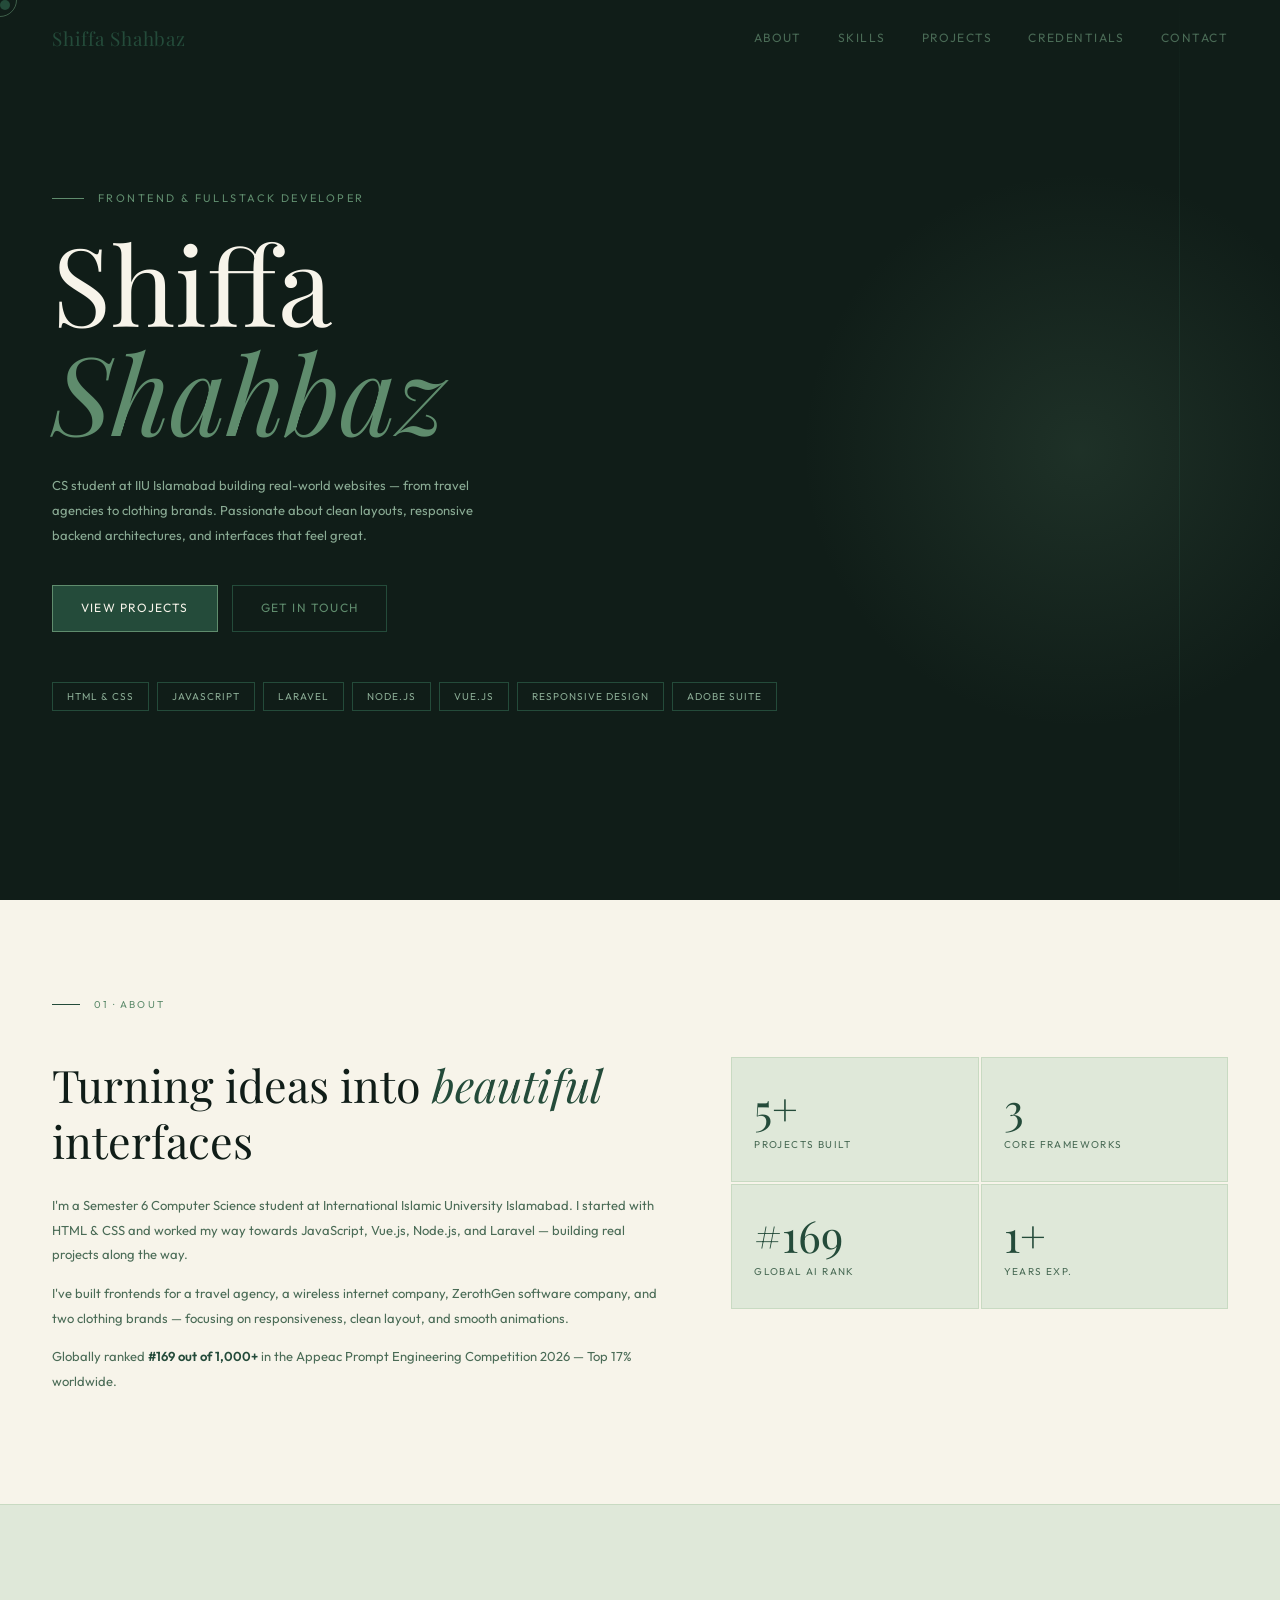
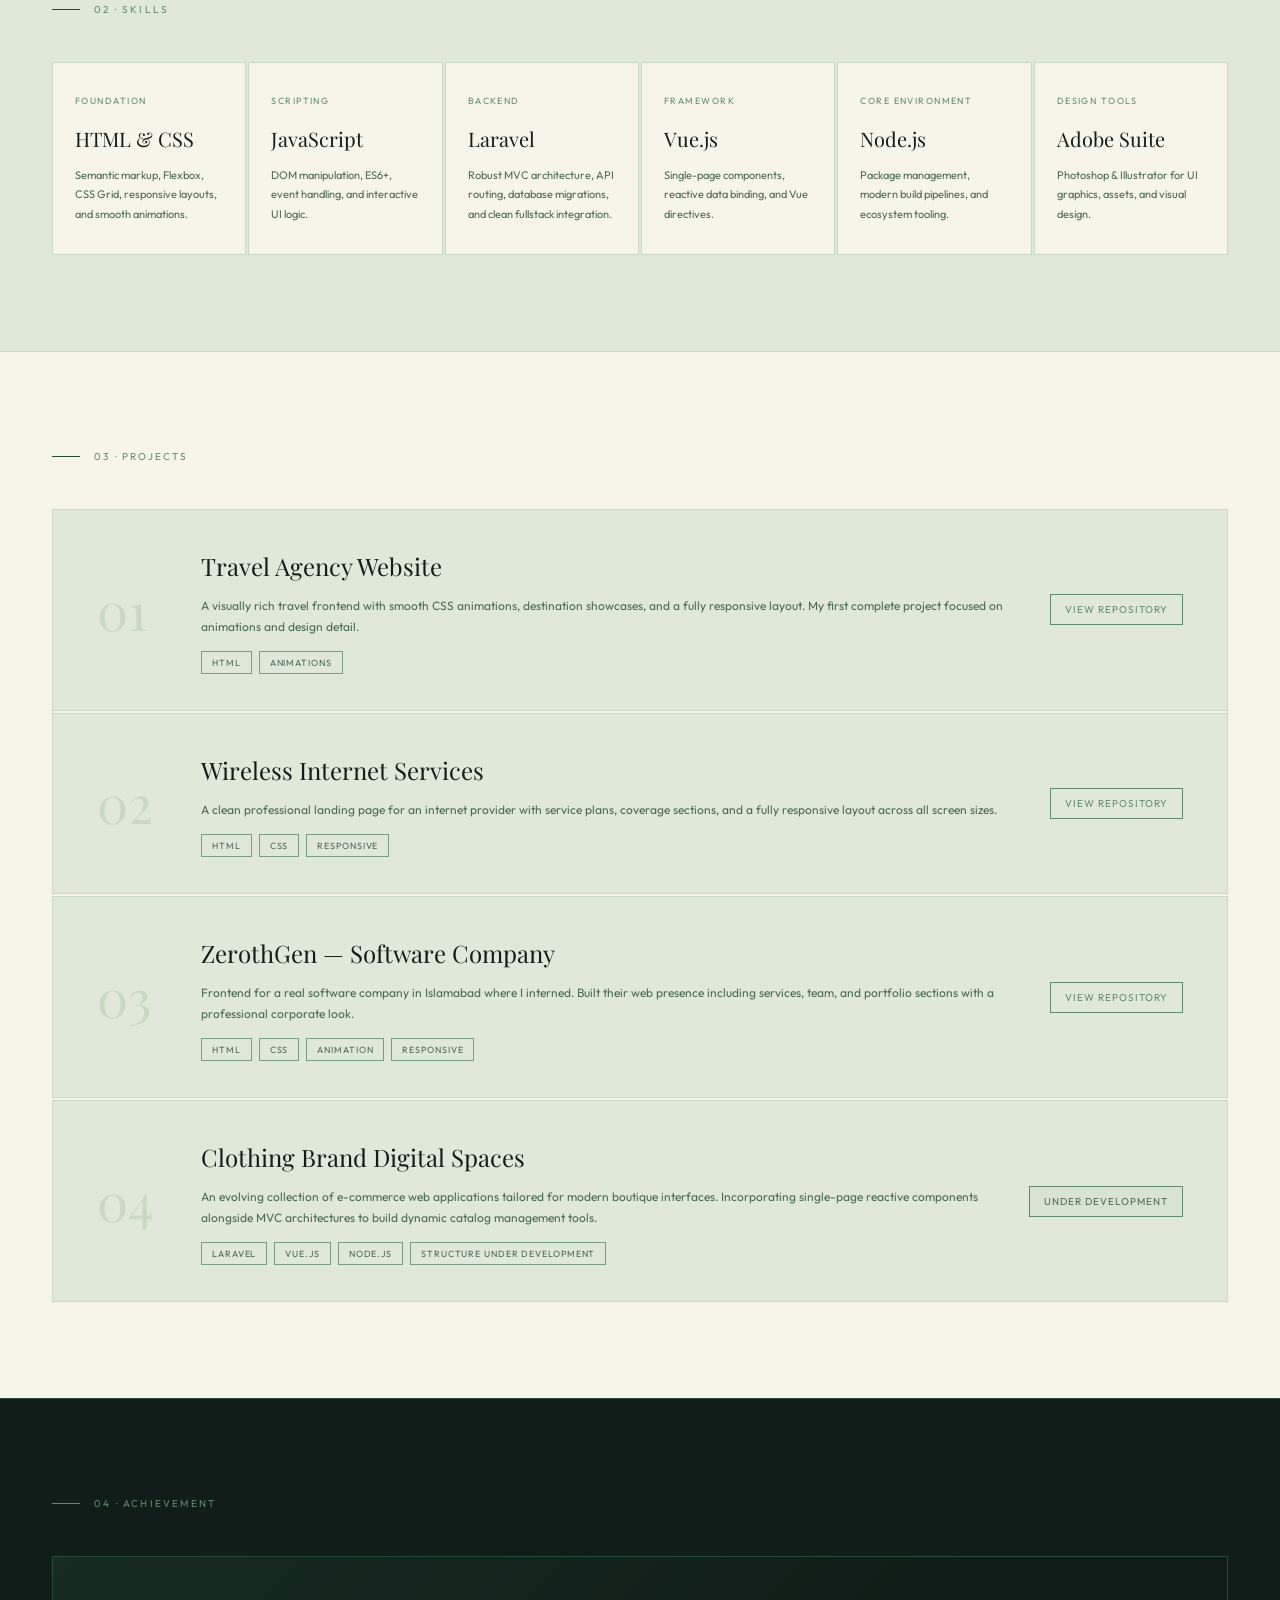
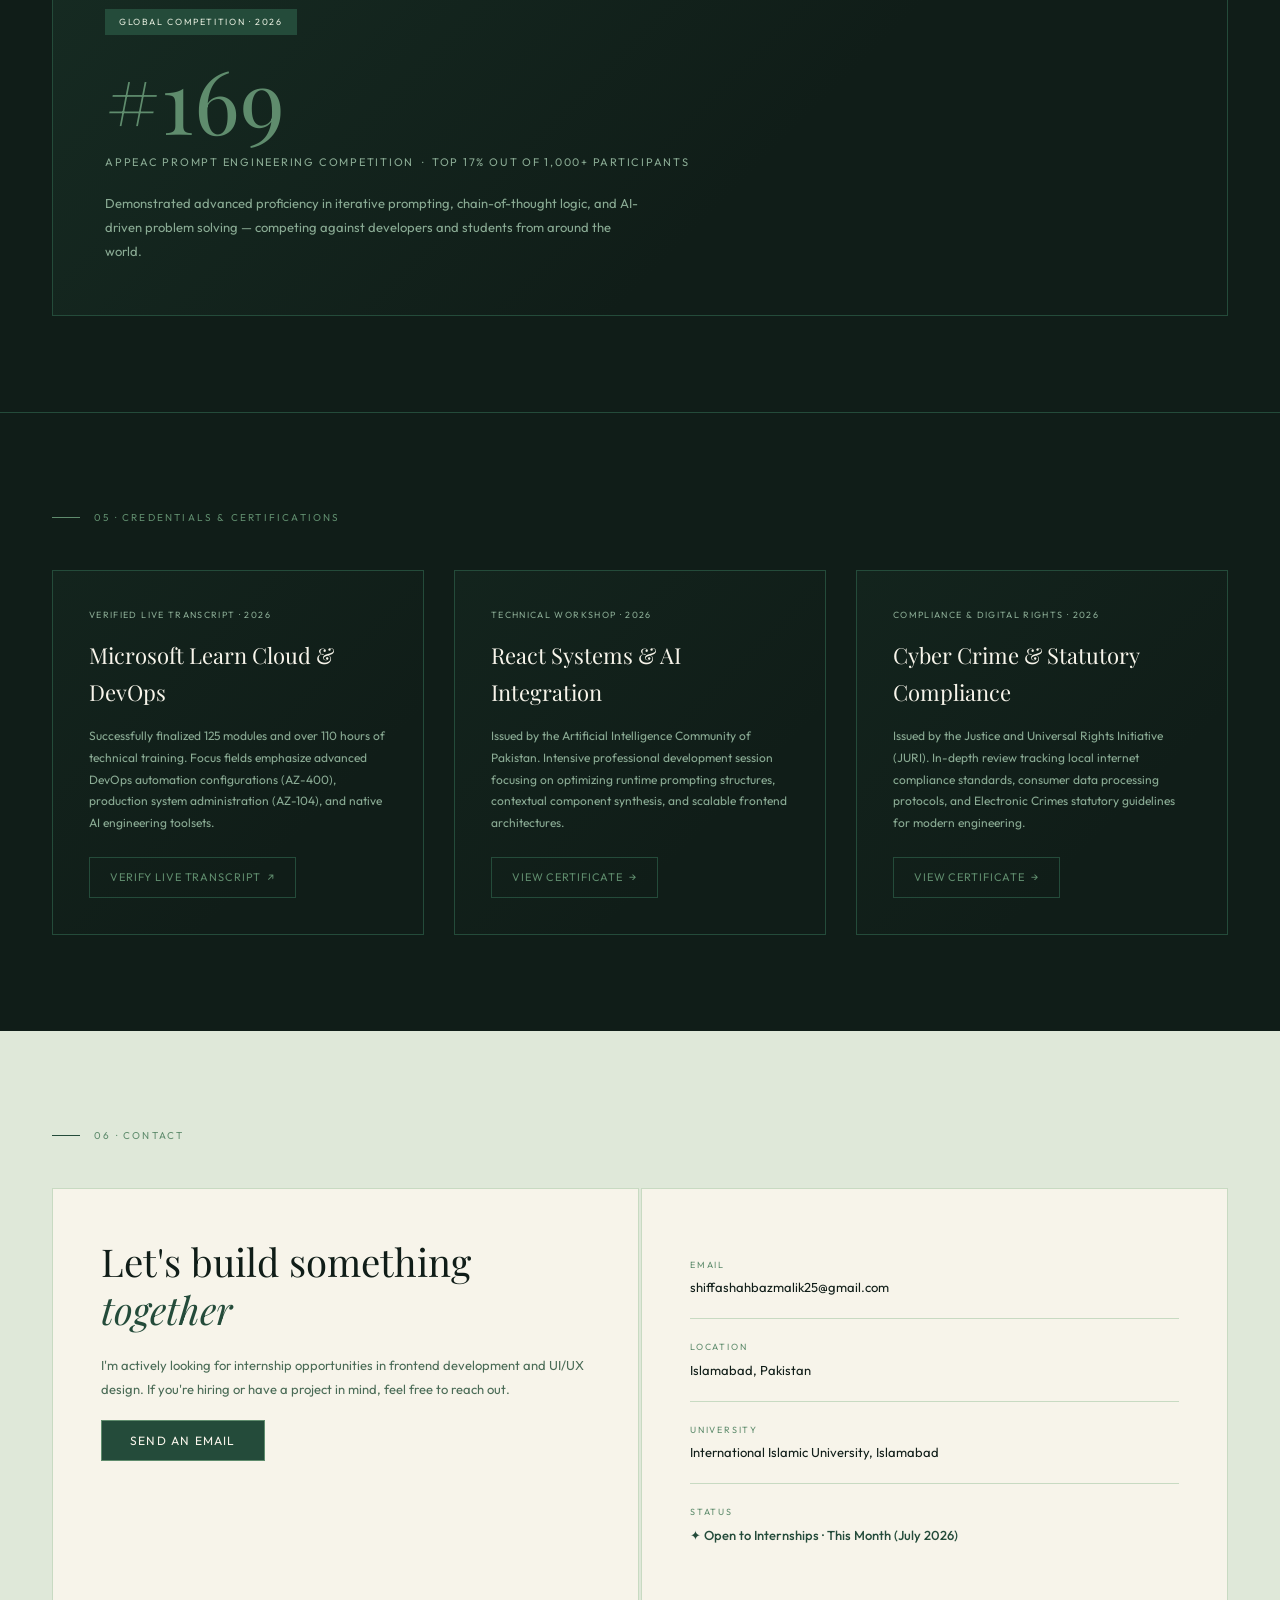
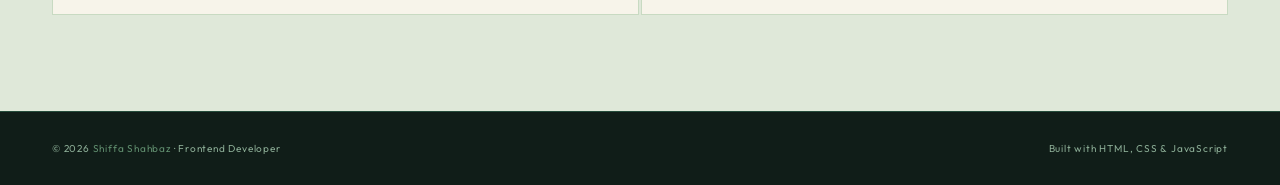
<file: index.html>
<!DOCTYPE html>
<html lang="en">
<head>
<meta charset="UTF-8"/>
<meta name="viewport" content="width=device-width, initial-scale=1.0"/>
<title>Shiffa Shahbaz — Frontend & Fullstack Developer</title>
<link href="https://fonts.googleapis.com/css2?family=Playfair+Display:ital,wght@0,400;0,500;0,700;1,400;1,500&family=Outfit:wght=300;400;500&display=swap" rel="stylesheet"/>
<style>
  :root {
    --bg:       #F7F4EA;
    --surface:  #DFE8D9;
    --surface2: #c8dac2;
    --dark:     #101D18;
    --forest:   #244B3A;
    --sage:     #5F8C6D;
    --light:    #DFE8D9;
    --cream:    #F7F4EA;
    --text:     #101D18;
    --muted:    #4a6b56;
    --border:   #c8dac2;
    --border2:  #5F8C6D;
  }
  *, *::before, *::after { box-sizing: border-box; margin: 0; padding: 0; }
  html { scroll-behavior: smooth; }
  body {
    background: var(--bg); color: var(--text);
    font-family: 'Outfit', sans-serif; font-size: 14px;
    line-height: 1.7; overflow-x: hidden; cursor: none;
  }

  /* Cursor */
  .cursor {
    width: 10px; height: 10px; background: var(--forest);
    border-radius: 50%; position: fixed; top: 0; left: 0;
    pointer-events: none; z-index: 9999;
  }
  .cursor-ring {
    width: 34px; height: 34px; border: 1.5px solid var(--sage);
    border-radius: 50%; position: fixed; top: 0; left: 0;
    pointer-events: none; z-index: 9998; opacity: 0.6;
    transition: width 0.2s, height 0.2s, opacity 0.2s;
  }

  /* NAV */
  nav {
    position: fixed; top: 0; left: 0; right: 0; z-index: 100;
    display: flex; justify-content: space-between; align-items: center;
    padding: 22px 52px;
    transition: background 0.3s, border-color 0.3s;
    border-bottom: 1px solid transparent;
  }
  nav.scrolled {
    background: rgba(247,244,234,0.95);
    backdrop-filter: blur(14px); border-color: var(--border);
  }
  .nav-logo {
    font-family: 'Playfair Display', serif;
    font-size: 19px; color: var(--forest); letter-spacing: 0.04em;
  }
  .nav-links { display: flex; gap: 36px; }
  .nav-links a {
    color: var(--muted); text-decoration: none;
    font-size: 12px; letter-spacing: 0.12em;
    text-transform: uppercase; transition: color 0.2s;
  }
  .nav-links a:hover { color: var(--forest); }

  /* HERO */
  .hero {
    min-height: 100vh; display: flex; flex-direction: column;
    justify-content: center; padding: 0 52px;
    position: relative; overflow: hidden;
    background: var(--dark);
  }
  .hero-glow {
    position: absolute; width: 560px; height: 560px; border-radius: 50%;
    background: radial-gradient(circle, rgba(95,140,109,0.18) 0%, transparent 70%);
    right: -80px; top: 50%; transform: translateY(-50%);
    pointer-events: none;
  }
  .hero-line {
    position: absolute; right: 100px; top: 0; bottom: 0;
    width: 1px; background: linear-gradient(to bottom, transparent, #244B3A 30%, #244B3A 70%, transparent);
    opacity: 0.4;
  }
  .hero-eyebrow {
    font-size: 11px; letter-spacing: 0.22em; text-transform: uppercase;
    color: var(--sage); margin-bottom: 20px;
    opacity: 0; animation: fadeUp 0.7s 0.2s forwards;
    display: flex; align-items: center; gap: 14px;
  }
  .hero-eyebrow::before { content: ''; width: 32px; height: 1px; background: var(--sage); }
  .hero h1 {
    font-family: 'Playfair Display', serif;
    font-size: clamp(52px, 8.5vw, 112px);
    font-weight: 400; line-height: 1.0;
    color: var(--cream);
    opacity: 0; animation: fadeUp 0.7s 0.35s forwards;
  }
  .hero h1 em { font-style: italic; color: var(--sage); display: block; }
  .hero-desc {
    margin-top: 28px; font-size: 13px; color: #8aab94;
    max-width: 460px; line-height: 1.9;
    opacity: 0; animation: fadeUp 0.7s 0.55s forwards;
  }
  .hero-cta {
    margin-top: 38px; display: flex; gap: 14px; flex-wrap: wrap;
    opacity: 0; animation: fadeUp 0.7s 0.7s forwards;
  }
  .btn-primary {
    background: var(--forest); border: 1px solid var(--sage);
    color: var(--cream); padding: 12px 28px;
    font-family: 'Outfit', sans-serif; font-size: 12px;
    letter-spacing: 0.1em; text-transform: uppercase;
    cursor: none; text-decoration: none; transition: background 0.2s;
  }
  .btn-primary:hover { background: var(--sage); }
  .btn-outline {
    background: transparent; border: 1px solid #244B3A;
    color: var(--sage); padding: 12px 28px;
    font-family: 'Outfit', sans-serif; font-size: 12px;
    letter-spacing: 0.1em; text-transform: uppercase;
    cursor: none; text-decoration: none;
    transition: border-color 0.2s, color 0.2s;
  }
  .btn-outline:hover { border-color: var(--sage); color: var(--cream); }
  .hero-tags {
    margin-top: 50px; display: flex; flex-wrap: wrap; gap: 8px;
    opacity: 0; animation: fadeUp 0.7s 0.85s forwards;
  }
  .tag {
    font-size: 10px; letter-spacing: 0.1em; text-transform: uppercase;
    color: #8aab94; border: 1px solid #244B3A;
    padding: 5px 14px; transition: border-color 0.2s, color 0.2s;
  }
  .tag:hover { border-color: var(--sage); color: var(--cream); }

  /* SECTIONS */
  section { padding: 96px 52px; }
  .section-label {
    font-size: 10px; letter-spacing: 0.22em; text-transform: uppercase;
    color: var(--sage); margin-bottom: 14px;
    display: flex; align-items: center; gap: 14px;
  }
  .section-label::before { content: ''; width: 28px; height: 1px; background: var(--forest); }

  /* ABOUT */
  #about { background: var(--cream); }
  .about-grid {
    display: grid; grid-template-columns: 1.1fr 0.9fr;
    gap: 72px; align-items: start; margin-top: 44px;
  }
  .about-text h2 {
    font-family: 'Playfair Display', serif;
    font-size: clamp(30px, 3.5vw, 46px); font-weight: 400;
    line-height: 1.25; margin-bottom: 24px; color: var(--dark);
  }
  .about-text h2 em { font-style: italic; color: var(--forest); }
  .about-text p { color: var(--muted); font-size: 13px; line-height: 1.9; margin-bottom: 14px; }
  .about-text strong { color: var(--forest); font-weight: 600; }
  .stats-grid { display: grid; grid-template-columns: 1fr 1fr; gap: 2px; }
  .stat {
    background: var(--light); border: 1px solid var(--border);
    padding: 28px 22px; transition: border-color 0.2s, background 0.2s;
  }
  .stat:hover { border-color: var(--sage); background: var(--surface2); }
  .stat-num {
    font-family: 'Playfair Display', serif;
    font-size: 44px; color: var(--forest); line-height: 1; margin-bottom: 6px;
  }
  .stat-lbl { font-size: 10px; letter-spacing: 0.14em; text-transform: uppercase; color: var(--muted); }

  /* SKILLS */
  #skills { background: var(--light); border-top: 1px solid var(--border); border-bottom: 1px solid var(--border); }
  .skills-grid {
    display: grid; grid-template-columns: repeat(auto-fit, minmax(190px, 1fr));
    gap: 2px; margin-top: 44px;
  }
  .skill-card {
    background: var(--cream); border: 1px solid var(--border);
    padding: 30px 22px; position: relative; overflow: hidden;
    transition: border-color 0.25s, background 0.2s;
  }
  .skill-card::after {
    content: ''; position: absolute; bottom: 0; left: 0; right: 0;
    height: 2px; background: var(--forest);
    transform: scaleX(0); transform-origin: left; transition: transform 0.3s;
  }
  .skill-card:hover { border-color: var(--sage); background: var(--surface2); }
  .skill-card:hover::after { transform: scaleX(1); }
  .skill-tag { font-size: 9px; letter-spacing: 0.16em; text-transform: uppercase; color: var(--sage); margin-bottom: 14px; }
  .skill-name { font-family: 'Playfair Display', serif; font-size: 20px; color: var(--dark); margin-bottom: 10px; }
  .skill-desc { font-size: 11px; color: var(--muted); line-height: 1.75; }

  /* PROJECTS */
  #projects { background: var(--cream); }
  .projects-list { display: grid; gap: 2px; margin-top: 44px; }
  .project-card {
    background: var(--light); border: 1px solid var(--border);
    padding: 36px 44px; display: grid;
    grid-template-columns: 64px 1fr auto;
    gap: 40px; align-items: center;
    text-decoration: none; color: inherit;
    transition: background 0.2s, border-color 0.25s;
  }
  .project-card:hover { background: var(--surface2); border-color: var(--sage); }
  .proj-num {
    font-family: 'Playfair Display', serif; font-size: 52px;
    color: var(--border); line-height: 1; transition: color 0.2s; font-weight: 400;
  }
  .project-card:hover .proj-num { color: var(--forest); }
  .proj-info h3 { font-family: 'Playfair Display', serif; font-size: 24px; font-weight: 400; margin-bottom: 8px; color: var(--dark); }
  .proj-info p { font-size: 12px; color: var(--muted); margin-bottom: 14px; line-height: 1.75; }
  .proj-pills { display: flex; flex-wrap: wrap; gap: 7px; }
  .pill {
    font-size: 9px; letter-spacing: 0.1em; text-transform: uppercase;
    color: var(--forest); border: 1px solid var(--sage);
    padding: 3px 10px; opacity: 0.8;
  }
  .proj-links { display: flex; flex-direction: column; gap: 10px; align-items: flex-end; }
  .proj-link {
    font-size: 10px; letter-spacing: 0.1em; text-transform: uppercase;
    color: var(--muted); text-decoration: none; border: 1px solid var(--border);
    padding: 6px 14px; white-space: nowrap;
    transition: border-color 0.2s, color 0.2s, background 0.2s;
  }
  .proj-link:hover { border-color: var(--forest); color: var(--forest); background: var(--surface2); }
  .proj-link.github { color: var(--sage); border-color: var(--sage); }
  .proj-link.github:hover { background: var(--forest); color: var(--cream); border-color: var(--forest); }
  .proj-link.dev { color: var(--muted); border-color: var(--border2); background: rgba(95,140,109,0.05); }
  .proj-link.dev:hover { background: var(--sage); color: var(--cream); }

  /* ACHIEVEMENT */
  #achievement { background: var(--dark); border-top: 1px solid #244B3A; }
  #achievement .section-label { color: var(--sage); }
  #achievement .section-label::before { background: var(--sage); }
  .achievement-card {
    margin-top: 44px; border: 1px solid #244B3A; padding: 52px;
    background: linear-gradient(135deg, rgba(36,75,58,0.3), transparent 60%);
  }
  .ach-badge {
    display: inline-block; background: var(--forest); color: var(--light);
    font-size: 9px; letter-spacing: 0.18em; text-transform: uppercase;
    padding: 5px 14px; margin-bottom: 20px;
  }
  .ach-rank {
    font-family: 'Playfair Display', serif;
    font-size: clamp(56px, 7vw, 88px); color: var(--sage); line-height: 1; margin-bottom: 10px;
  }
  .ach-title { font-size: 11px; letter-spacing: 0.16em; text-transform: uppercase; color: #8aab94; margin-bottom: 20px; }
  .ach-desc { font-size: 13px; color: #8aab94; max-width: 540px; line-height: 1.85; }

  /* CREDENTIALS */
  #credentials { background-color: var(--dark); border-top: 1px solid #244B3A; }
  #credentials .section-label { color: var(--sage); }
  #credentials .section-label::before { background: var(--sage); }
  .credentials-grid {
    display: grid; grid-template-columns: repeat(auto-fit, minmax(300px, 1fr));
    gap: 30px; margin-top: 44px;
  }
  .credential-card {
    border: 1px solid #244B3A; padding: 36px;
    background: linear-gradient(135deg, rgba(36,75,58,0.15), transparent 70%);
    display: flex; flex-direction: column; justify-content: space-between;
    transition: border-color 0.25s, background 0.25s;
  }
  .credential-card:hover { border-color: var(--sage); background: linear-gradient(135deg, rgba(36,75,58,0.3), transparent 60%); }
  .cred-badge { color: #8aab94; font-size: 9px; text-transform: uppercase; letter-spacing: 0.15em; margin-bottom: 14px; }
  .cred-title { font-family: 'Playfair Display', serif; color: var(--cream); font-size: 22px; font-weight: 400; margin-bottom: 14px; }
  .cred-desc { color: #8aab94; font-size: 12px; line-height: 1.8; margin-bottom: 24px; }
  .cred-btn {
    display: inline-flex; align-items: center; text-decoration: none; 
    padding: 10px 20px; border: 1px solid #244B3A; color: var(--sage); 
    font-size: 11px; text-transform: uppercase; letter-spacing: 0.08em; 
    cursor: none; transition: border-color 0.2s, color 0.2s;
  }
  .cred-btn:hover { border-color: var(--sage); color: var(--cream); }

  /* CONTACT */
  #contact { background: var(--light); }
  .contact-grid { display: grid; grid-template-columns: 1fr 1fr; gap: 2px; margin-top: 44px; }
  .contact-left { background: var(--cream); border: 1px solid var(--border); padding: 48px; }
  .contact-left h2 {
    font-family: 'Playfair Display', serif;
    font-size: clamp(28px, 3vw, 42px); font-weight: 400;
    line-height: 1.25; margin-bottom: 20px; color: var(--dark);
  }
  .contact-left h2 em { font-style: italic; color: var(--forest); }
  .contact-left p { font-size: 13px; color: var(--muted); line-height: 1.85; margin-bottom: 28px; }
  .contact-right { background: var(--cream); border: 1px solid var(--border); padding: 48px; display: flex; flex-direction: column; }
  .contact-row { padding: 20px 0; border-bottom: 1px solid var(--border); display: flex; flex-direction: column; gap: 4px; }
  .contact-row:last-child { border-bottom: none; }
  .contact-lbl { font-size: 9px; letter-spacing: 0.2em; text-transform: uppercase; color: var(--sage); }
  .contact-val { font-size: 13px; color: var(--dark); }
  .contact-val.open { color: var(--forest); font-weight: 500; }

  footer {
    background: var(--dark); border-top: 1px solid #244B3A;
    padding: 28px 52px; display: flex; justify-content: space-between; align-items: center;
  }
  footer p { font-size: 10px; color: #8aab94; letter-spacing: 0.08em; }
  footer span { color: var(--sage); }

  @keyframes fadeUp {
    from { opacity: 0; transform: translateY(22px); }
    to   { opacity: 1; transform: translateY(0); }
  }
  .reveal {
    opacity: 0; transform: translateY(28px);
    transition: opacity 0.65s ease, transform 0.65s ease;
  }
  .reveal.visible { opacity: 1; transform: translateY(0); }

  @media (max-width: 768px) {
    nav { padding: 18px 22px; }
    .nav-links { display: none; }
    .hero, section { padding-left: 22px; padding-right: 22px; }
    .about-grid { grid-template-columns: 1fr; gap: 40px; }
    .contact-grid { grid-template-columns: 1fr; }
    .project-card { grid-template-columns: 1fr; gap: 14px; padding: 24px 22px; }
    .proj-num { font-size: 34px; }
    .proj-links { align-items: flex-start; flex-direction: row; flex-wrap: wrap; }
    footer { flex-direction: column; gap: 10px; text-align: center; }
  }
</style>
</head>
<body>

<div class="cursor" id="cursor"></div>
<div class="cursor-ring" id="ring"></div>

<nav id="nav">
  <div class="nav-logo">Shiffa Shahbaz</div>
  <div class="nav-links">
    <a href="#about">About</a>
    <a href="#skills">Skills</a>
    <a href="#projects">Projects</a>
    <a href="#credentials">Credentials</a>
    <a href="#contact">Contact</a>
  </div>
</nav>
<section class="hero">
  <div class="hero-glow"></div>
  <div class="hero-line"></div>
  <div class="hero-eyebrow">Frontend &amp; Fullstack Developer</div>
  <h1>Shiffa<br/><em>Shahbaz</em></h1>
  <p class="hero-desc">CS student at IIU Islamabad building real-world websites — from travel agencies to clothing brands. Passionate about clean layouts, responsive backend architectures, and interfaces that feel great.</p>
  <div class="hero-cta">
    <a href="#projects" class="btn-primary">View Projects</a>
    <a href="#contact" class="btn-outline">Get in Touch</a>
  </div>
  <div class="hero-tags">
    <span class="tag">HTML &amp; CSS</span>
    <span class="tag">JavaScript</span>
    <span class="tag">Laravel</span>
    <span class="tag">Node.js</span>
    <span class="tag">Vue.js</span>
    <span class="tag">Responsive Design</span>
    <span class="tag">Adobe Suite</span>
  </div>
</section>
<section id="about">
  <div class="section-label">01 · About</div>
  <div class="about-grid">
    <div class="about-text reveal">
      <h2>Turning ideas into <em>beautiful</em> interfaces</h2>
      <p>I'm a Semester 6 Computer Science student at International Islamic University Islamabad. I started with HTML &amp; CSS and worked my way towards JavaScript, Vue.js, Node.js, and Laravel — building real projects along the way.</p>
      <p>I've built frontends for a travel agency, a wireless internet company, ZerothGen software company, and two clothing brands — focusing on responsiveness, clean layout, and smooth animations.</p>
      <p>Globally ranked <strong>#169 out of 1,000+</strong> in the Appeac Prompt Engineering Competition 2026 — Top 17% worldwide.</p>
    </div>
    <div class="stats-grid reveal">
      <div class="stat"><div class="stat-num">5+</div><div class="stat-lbl">Projects Built</div></div>
      <div class="stat"><div class="stat-num">3</div><div class="stat-lbl">Core Frameworks</div></div>
      <div class="stat"><div class="stat-num">#169</div><div class="stat-lbl">Global AI Rank</div></div>
      <div class="stat"><div class="stat-num">1+</div><div class="stat-lbl">Years Exp.</div></div>
    </div>
  </div>
</section>
<section id="skills">
  <div class="section-label">02 · Skills</div>
  <div class="skills-grid">
    <div class="skill-card reveal">
      <div class="skill-tag">Foundation</div>
      <div class="skill-name">HTML &amp; CSS</div>
      <div class="skill-desc">Semantic markup, Flexbox, CSS Grid, responsive layouts, and smooth animations.</div>
    </div>
    <div class="skill-card reveal">
      <div class="skill-tag">Scripting</div>
      <div class="skill-name">JavaScript</div>
      <div class="skill-desc">DOM manipulation, ES6+, event handling, and interactive UI logic.</div>
    </div>
    <div class="skill-card reveal">
      <div class="skill-tag">Backend</div>
      <div class="skill-name">Laravel</div>
      <div class="skill-desc">Robust MVC architecture, API routing, database migrations, and clean fullstack integration.</div>
    </div>
    <div class="skill-card reveal">
      <div class="skill-tag">Framework</div>
      <div class="skill-name">Vue.js</div>
      <div class="skill-desc">Single-page components, reactive data binding, and Vue directives.</div>
    </div>
    <div class="skill-card reveal">
      <div class="skill-tag">Core Environment</div>
      <div class="skill-name">Node.js</div>
      <div class="skill-desc">Package management, modern build pipelines, and ecosystem tooling.</div>
    </div>
    <div class="skill-card reveal">
      <div class="skill-tag">Design Tools</div>
      <div class="skill-name">Adobe Suite</div>
      <div class="skill-desc">Photoshop &amp; Illustrator for UI graphics, assets, and visual design.</div>
    </div>
  </div>
</section>
<section id="projects">
  <div class="section-label">03 · Projects</div>
  <div class="projects-list">

    <a class="project-card reveal" href="https://github.com/shiffashahb-lang/travel-website" target="_blank">
      <div class="proj-num">01</div>
      <div class="proj-info">
        <h3>Travel Agency Website</h3>
        <p>A visually rich travel frontend with smooth CSS animations, destination showcases, and a fully responsive layout. My first complete project focused on animations and design detail.</p>
        <div class="proj-pills"><span class="pill">HTML</span><span class="pill">Animations</span></div>
      </div>
      <div class="proj-links">
        <span class="proj-link github">View Repository</span>
      </div>
    </a>

    <a class="project-card reveal" href="https://github.com/shiffashahb-lang/vibranet-wireless-network" target="_blank">
      <div class="proj-num">02</div>
      <div class="proj-info">
        <h3>Wireless Internet Services</h3>
        <p>A clean professional landing page for an internet provider with service plans, coverage sections, and a fully responsive layout across all screen sizes.</p>
        <div class="proj-pills"><span class="pill">HTML</span><span class="pill">CSS</span><span class="pill">Responsive</span></div>
      </div>
      <div class="proj-links">
        <span class="proj-link github">View Repository</span>
      </div>
    </a>

    <a class="project-card reveal" href="https://github.com/shiffashahb-lang/zerothgen" target="_blank">
      <div class="proj-num">03</div>
      <div class="proj-info">
        <h3>ZerothGen — Software Company</h3>
        <p>Frontend for a real software company in Islamabad where I interned. Built their web presence including services, team, and portfolio sections with a professional corporate look.</p>
        <div class="proj-pills"><span class="pill">HTML</span><span class="pill">CSS</span><span class="pill">Animation</span><span class="pill">Responsive</span></div>
      </div>
      <div class="proj-links">
        <span class="proj-link github">View Repository</span>
      </div>
    </a>

    <div class="project-card reveal">
      <div class="proj-num">04</div>
      <div class="proj-info">
        <h3>Clothing Brand Digital Spaces</h3>
        <p>An evolving collection of e-commerce web applications tailored for modern boutique interfaces. Incorporating single-page reactive components alongside MVC architectures to build dynamic catalog management tools.</p>
        <div class="proj-pills">
          <span class="pill">Laravel</span>
          <span class="pill">Vue.js</span>
          <span class="pill">Node.js</span>
          <span class="pill">Structure Under Development</span>
        </div>
      </div>
      <div class="proj-links">
        <span class="proj-link dev">Under Development</span>
      </div>
    </div>

  </div>
</section>
<section id="achievement">
  <div class="section-label">04 · Achievement</div>
  <div class="achievement-card reveal">
    <div class="ach-badge">Global Competition · 2026</div>
    <div class="ach-rank">#169</div>
    <div class="ach-title">Appeac Prompt Engineering Competition &nbsp;·&nbsp; Top 17% out of 1,000+ participants</div>
    <div class="ach-desc">Demonstrated advanced proficiency in iterative prompting, chain-of-thought logic, and AI-driven problem solving — competing against developers and students from around the world.</div>
  </div>
</section>

<!-- CREDENTIALS — dark green with adaptive grid -->
<section id="credentials">
  <div class="section-label">05 · Credentials &amp; Certifications</div>
  <div class="credentials-grid">
    
    <!-- Microsoft Transcript -->
    <div class="credential-card reveal">
      <div>
        <div class="cred-badge">Verified Live Transcript · 2026</div>
        <h3 class="cred-title">Microsoft Learn Cloud &amp; DevOps</h3>
        <p class="cred-desc">Successfully finalized 125 modules and over 110 hours of technical training. Focus fields emphasize advanced DevOps automation configurations (AZ-400), production system administration (AZ-104), and native AI engineering toolsets.</p>
      </div>
      <div>
        <a href="https://learn.microsoft.com/en-us/users/shiffashahbaz-8846/transcript" target="_blank" rel="noopener noreferrer" class="cred-btn">
          Verify Live Transcript <span style="margin-left: 6px;">↗</span>
        </a>
      </div>
    </div>

    <!-- AI Workshop -->
    <div class="credential-card reveal">
      <div>
        <div class="cred-badge">Technical Workshop · 2026</div>
        <h3 class="cred-title">React Systems &amp; AI Integration</h3>
        <p class="cred-desc">Issued by the Artificial Intelligence Community of Pakistan. Intensive professional development session focusing on optimizing runtime prompting structures, contextual component synthesis, and scalable frontend architectures.</p>
      </div>
      <div>
        <a href="cert-ai-workshop.png" target="_blank" rel="noopener noreferrer" class="cred-btn">
          View Certificate <span style="margin-left: 6px;">→</span>
        </a>
      </div>
    </div>

    
    <div class="credential-card reveal">
      <div>
        <div class="cred-badge">Compliance &amp; Digital Rights · 2026</div>
        <h3 class="cred-title">Cyber Crime &amp; Statutory Compliance</h3>
        <p class="cred-desc">Issued by the Justice and Universal Rights Initiative (JURI). In-depth review tracking local internet compliance standards, consumer data processing protocols, and Electronic Crimes statutory guidelines for modern engineering.</p>
      </div>
      <div>
        <a href="cert-juri.png" target="_blank" rel="noopener noreferrer" class="cred-btn">
          View Certificate <span style="margin-left: 6px;">→</span>
        </a>
      </div>
    </div>

  </div>
</section>
<section id="contact">
  <div class="section-label">06 · Contact</div>
  <div class="contact-grid">
    <div class="contact-left reveal">
      <h2>Let's build something <em>together</em></h2>
      <p>I'm actively looking for internship opportunities in frontend development and UI/UX design. If you're hiring or have a project in mind, feel free to reach out.</p>
      <a href="mailto:shiffashahb@gmail.com" class="btn-primary">Send an Email</a>
    </div>
    <div class="contact-right reveal">
      <div class="contact-row"><div class="contact-lbl">Email</div><div class="contact-val">shiffashahbazmalik25@gmail.com</div></div>
      <div class="contact-row"><div class="contact-lbl">Location</div><div class="contact-val">Islamabad, Pakistan</div></div>
      <div class="contact-row"><div class="contact-lbl">University</div><div class="contact-val">International Islamic University, Islamabad</div></div>
      <div class="contact-row"><div class="contact-lbl">Status</div><div class="contact-val open">✦ Open to Internships · This Month (July 2026)</div></div>
    </div>
  </div>
</section>

<footer>
  <p>© 2026 <span>Shiffa Shahbaz</span> · Frontend Developer</p>
  <p>Built with HTML, CSS &amp; JavaScript</p>
</footer>

<script>
  const cur = document.getElementById('cursor');
  const rng = document.getElementById('ring');
  let mx=0,my=0,rx=0,ry=0;
  document.addEventListener('mousemove', e => {
    mx=e.clientX; my=e.clientY;
    cur.style.transform=`translate(${mx-5}px,${my-5}px)`;
  });
  (function loop(){ rx+=(mx-rx)*0.11; ry+=(my-ry)*0.11;
    rng.style.transform=`translate(${rx-17}px,${ry-17}px)`;
    requestAnimationFrame(loop); })();

  const nav=document.getElementById('nav');
  window.addEventListener('scroll',()=>nav.classList.toggle('scrolled',scrollY>40));

  const obs=new IntersectionObserver(entries=>{
    entries.forEach((e,i)=>{ if(e.isIntersecting){ setTimeout(()=>e.target.classList.add('visible'),i*90); obs.unobserve(e.target); } });
  },{threshold:0.1});
  document.querySelectorAll('.reveal').forEach(el=>obs.observe(el));

  document.querySelectorAll('a,button,.skill-card,.tag,.stat,.credential-card').forEach(el=>{
    el.addEventListener('mouseenter',()=>{rng.style.width=rng.style.height='52px';rng.style.opacity='0.9';});
    el.addEventListener('mouseleave',()=>{rng.style.width=rng.style.height='34px';rng.style.opacity='0.6';});
  });
</script>
</body>
</html>
</file>
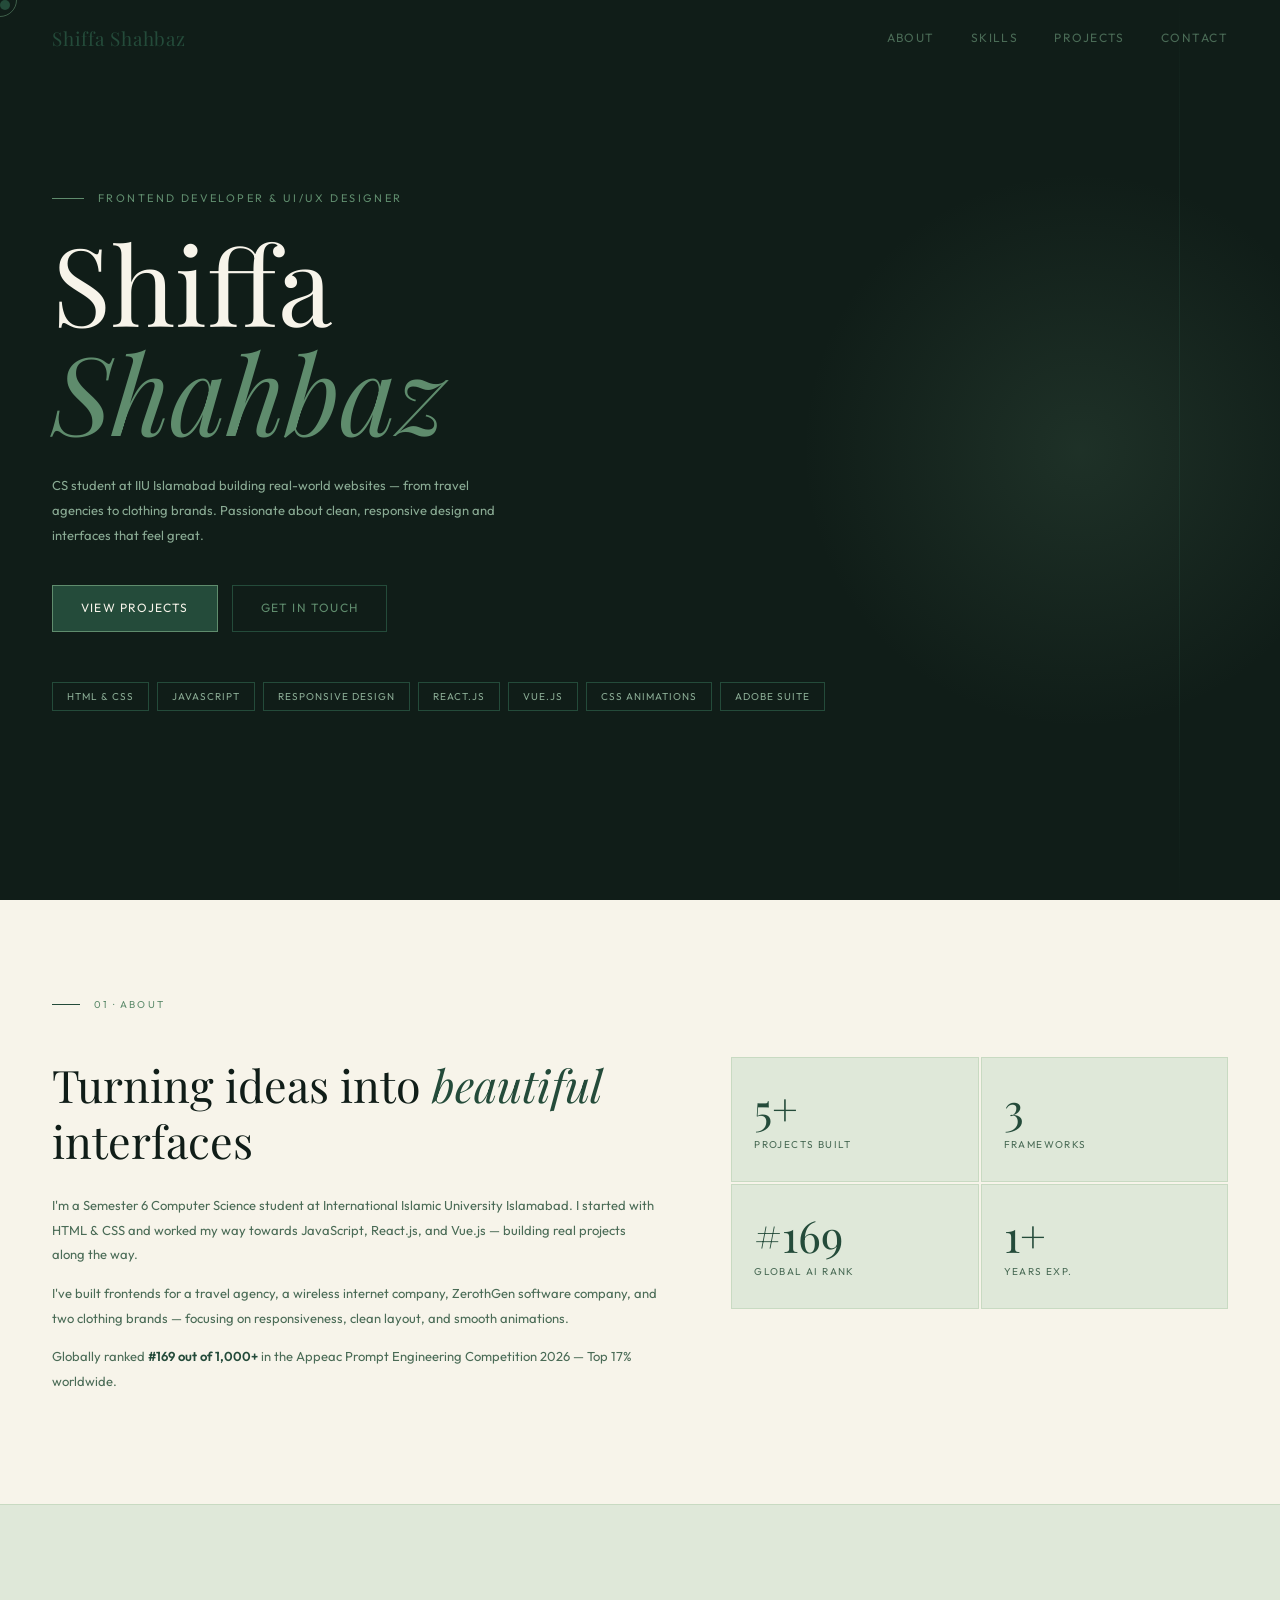
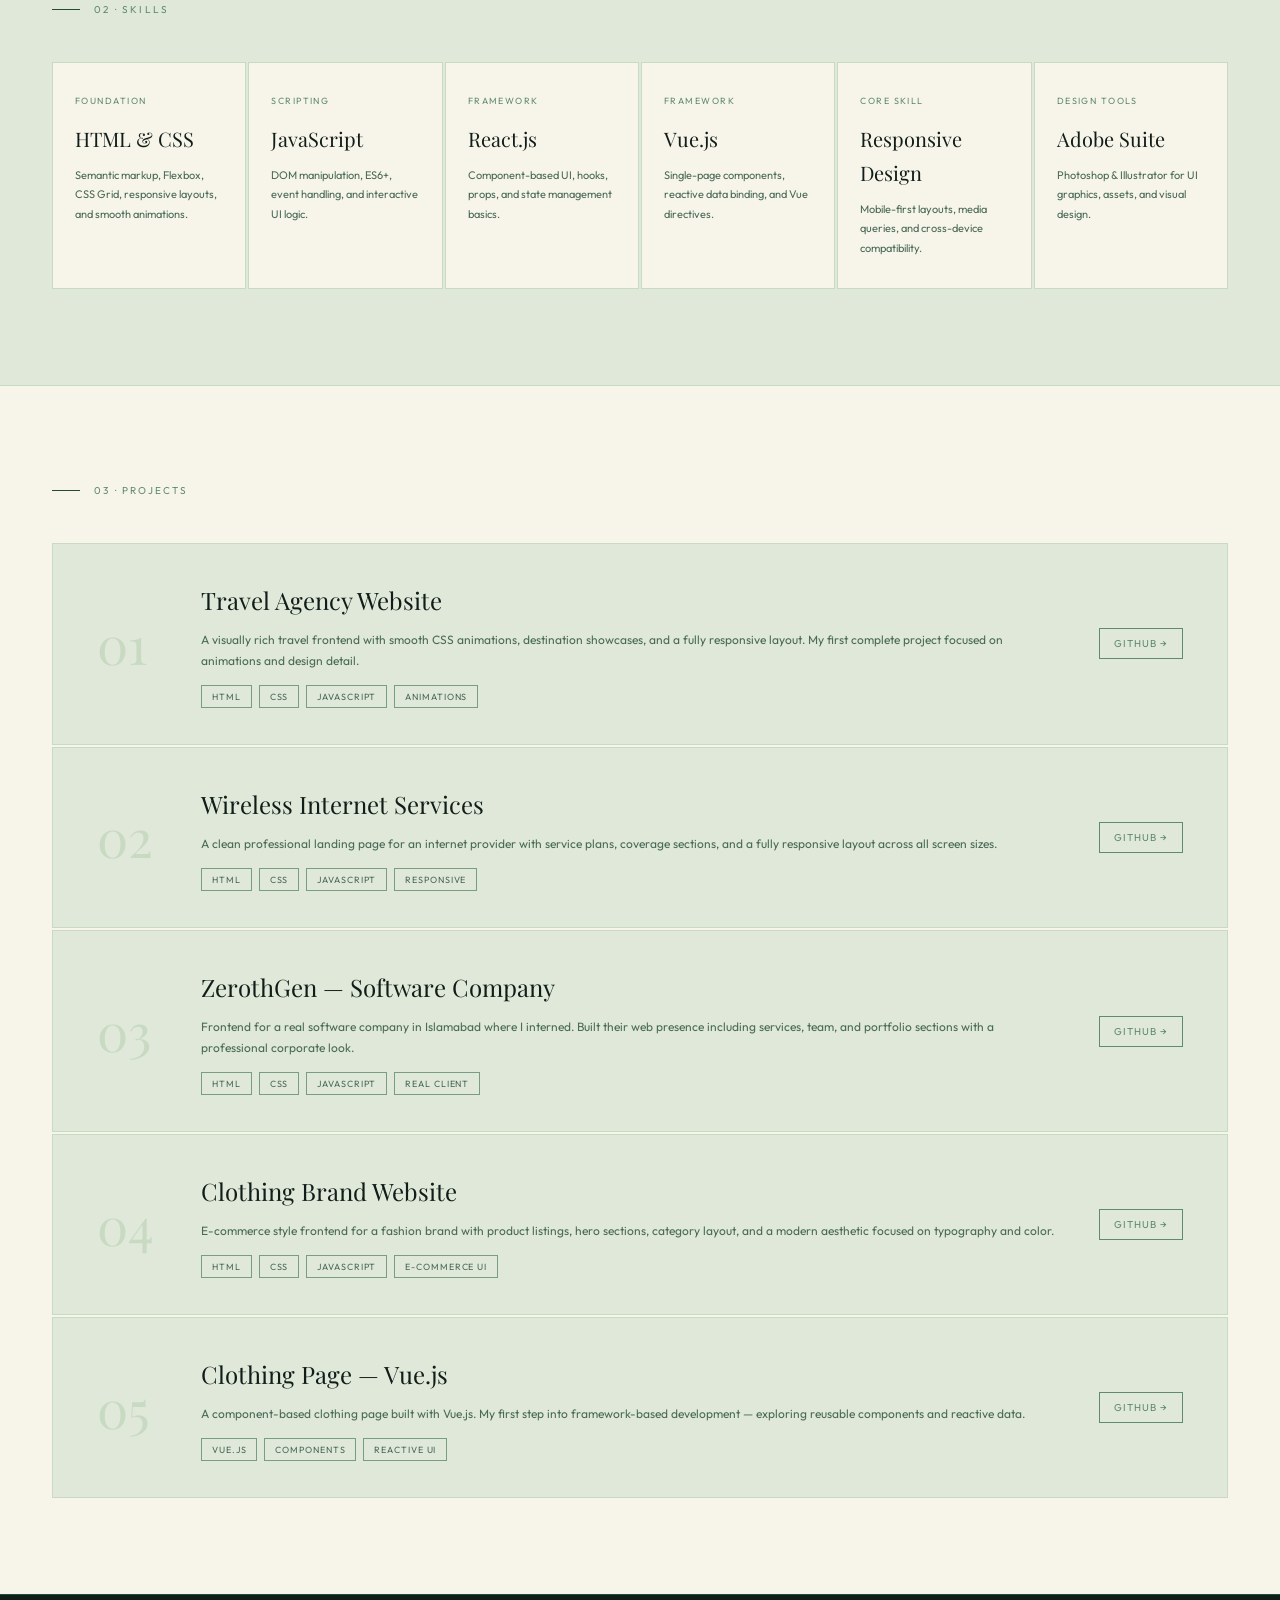
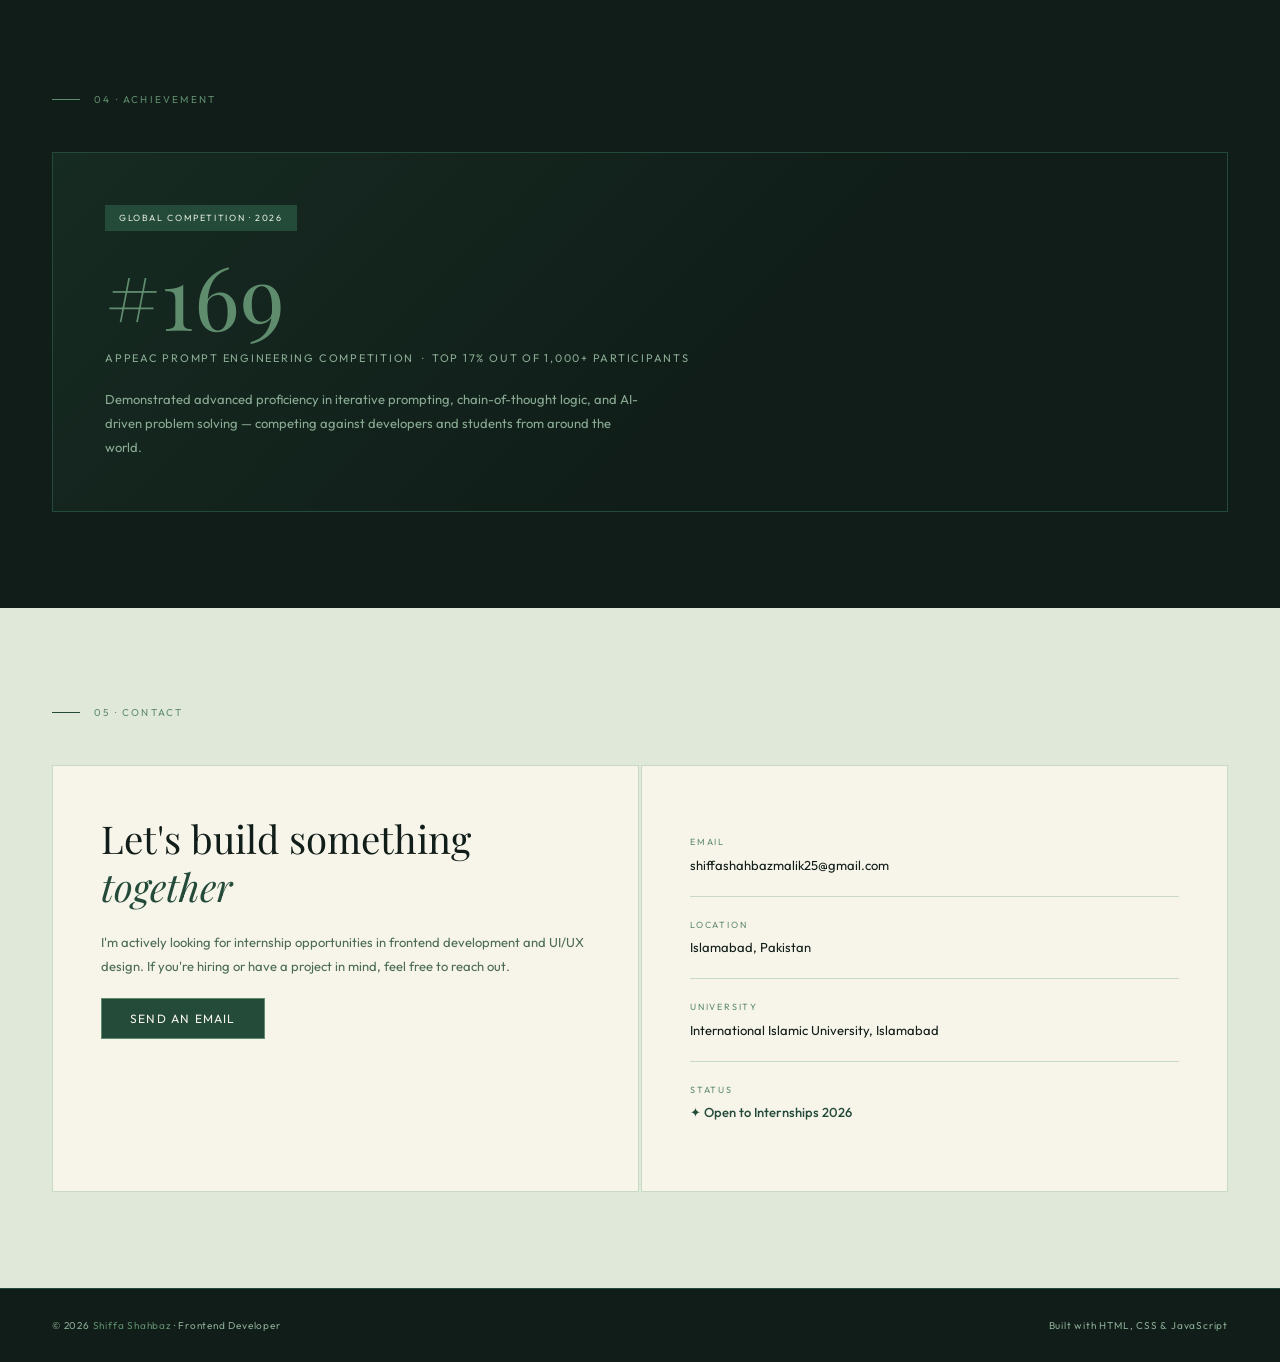
<file: index (1).html>
<!DOCTYPE html>
<html lang="en">
<head>
<meta charset="UTF-8"/>
<meta name="viewport" content="width=device-width, initial-scale=1.0"/>
<title>Shiffa Shahbaz — Frontend Developer</title>
<link href="https://fonts.googleapis.com/css2?family=Playfair+Display:ital,wght@0,400;0,500;0,700;1,400;1,500&family=Outfit:wght@300;400;500&display=swap" rel="stylesheet"/>
<style>
  :root {
    --bg:       #F7F4EA;
    --surface:  #DFE8D9;
    --surface2: #c8dac2;
    --dark:     #101D18;
    --forest:   #244B3A;
    --sage:     #5F8C6D;
    --light:    #DFE8D9;
    --cream:    #F7F4EA;
    --text:     #101D18;
    --muted:    #4a6b56;
    --border:   #c8dac2;
    --border2:  #5F8C6D;
  }
  *, *::before, *::after { box-sizing: border-box; margin: 0; padding: 0; }
  html { scroll-behavior: smooth; }
  body {
    background: var(--bg); color: var(--text);
    font-family: 'Outfit', sans-serif; font-size: 14px;
    line-height: 1.7; overflow-x: hidden; cursor: none;
  }

  /* Cursor */
  .cursor {
    width: 10px; height: 10px; background: var(--forest);
    border-radius: 50%; position: fixed; top: 0; left: 0;
    pointer-events: none; z-index: 9999;
  }
  .cursor-ring {
    width: 34px; height: 34px; border: 1.5px solid var(--sage);
    border-radius: 50%; position: fixed; top: 0; left: 0;
    pointer-events: none; z-index: 9998; opacity: 0.6;
    transition: width 0.2s, height 0.2s, opacity 0.2s;
  }

  /* NAV */
  nav {
    position: fixed; top: 0; left: 0; right: 0; z-index: 100;
    display: flex; justify-content: space-between; align-items: center;
    padding: 22px 52px;
    transition: background 0.3s, border-color 0.3s;
    border-bottom: 1px solid transparent;
  }
  nav.scrolled {
    background: rgba(247,244,234,0.95);
    backdrop-filter: blur(14px); border-color: var(--border);
  }
  .nav-logo {
    font-family: 'Playfair Display', serif;
    font-size: 19px; color: var(--forest); letter-spacing: 0.04em;
  }
  .nav-links { display: flex; gap: 36px; }
  .nav-links a {
    color: var(--muted); text-decoration: none;
    font-size: 12px; letter-spacing: 0.12em;
    text-transform: uppercase; transition: color 0.2s;
  }
  .nav-links a:hover { color: var(--forest); }

  /* HERO */
  .hero {
    min-height: 100vh; display: flex; flex-direction: column;
    justify-content: center; padding: 0 52px;
    position: relative; overflow: hidden;
    background: var(--dark);
  }
  .hero-glow {
    position: absolute; width: 560px; height: 560px; border-radius: 50%;
    background: radial-gradient(circle, rgba(95,140,109,0.18) 0%, transparent 70%);
    right: -80px; top: 50%; transform: translateY(-50%);
    pointer-events: none;
  }
  .hero-line {
    position: absolute; right: 100px; top: 0; bottom: 0;
    width: 1px; background: linear-gradient(to bottom, transparent, #244B3A 30%, #244B3A 70%, transparent);
    opacity: 0.4;
  }
  .hero-eyebrow {
    font-size: 11px; letter-spacing: 0.22em; text-transform: uppercase;
    color: var(--sage); margin-bottom: 20px;
    opacity: 0; animation: fadeUp 0.7s 0.2s forwards;
    display: flex; align-items: center; gap: 14px;
  }
  .hero-eyebrow::before { content: ''; width: 32px; height: 1px; background: var(--sage); }
  .hero h1 {
    font-family: 'Playfair Display', serif;
    font-size: clamp(52px, 8.5vw, 112px);
    font-weight: 400; line-height: 1.0;
    color: var(--cream);
    opacity: 0; animation: fadeUp 0.7s 0.35s forwards;
  }
  .hero h1 em { font-style: italic; color: var(--sage); display: block; }
  .hero-desc {
    margin-top: 28px; font-size: 13px; color: #8aab94;
    max-width: 460px; line-height: 1.9;
    opacity: 0; animation: fadeUp 0.7s 0.55s forwards;
  }
  .hero-cta {
    margin-top: 38px; display: flex; gap: 14px; flex-wrap: wrap;
    opacity: 0; animation: fadeUp 0.7s 0.7s forwards;
  }
  .btn-primary {
    background: var(--forest); border: 1px solid var(--sage);
    color: var(--cream); padding: 12px 28px;
    font-family: 'Outfit', sans-serif; font-size: 12px;
    letter-spacing: 0.1em; text-transform: uppercase;
    cursor: none; text-decoration: none; transition: background 0.2s;
  }
  .btn-primary:hover { background: var(--sage); }
  .btn-outline {
    background: transparent; border: 1px solid #244B3A;
    color: var(--sage); padding: 12px 28px;
    font-family: 'Outfit', sans-serif; font-size: 12px;
    letter-spacing: 0.1em; text-transform: uppercase;
    cursor: none; text-decoration: none;
    transition: border-color 0.2s, color 0.2s;
  }
  .btn-outline:hover { border-color: var(--sage); color: var(--cream); }
  .hero-tags {
    margin-top: 50px; display: flex; flex-wrap: wrap; gap: 8px;
    opacity: 0; animation: fadeUp 0.7s 0.85s forwards;
  }
  .tag {
    font-size: 10px; letter-spacing: 0.1em; text-transform: uppercase;
    color: #8aab94; border: 1px solid #244B3A;
    padding: 5px 14px; transition: border-color 0.2s, color 0.2s;
  }
  .tag:hover { border-color: var(--sage); color: var(--cream); }

  /* SECTIONS */
  section { padding: 96px 52px; }
  .section-label {
    font-size: 10px; letter-spacing: 0.22em; text-transform: uppercase;
    color: var(--sage); margin-bottom: 14px;
    display: flex; align-items: center; gap: 14px;
  }
  .section-label::before { content: ''; width: 28px; height: 1px; background: var(--forest); }

  /* ABOUT */
  #about { background: var(--cream); }
  .about-grid {
    display: grid; grid-template-columns: 1.1fr 0.9fr;
    gap: 72px; align-items: start; margin-top: 44px;
  }
  .about-text h2 {
    font-family: 'Playfair Display', serif;
    font-size: clamp(30px, 3.5vw, 46px); font-weight: 400;
    line-height: 1.25; margin-bottom: 24px; color: var(--dark);
  }
  .about-text h2 em { font-style: italic; color: var(--forest); }
  .about-text p { color: var(--muted); font-size: 13px; line-height: 1.9; margin-bottom: 14px; }
  .about-text strong { color: var(--forest); font-weight: 600; }
  .stats-grid { display: grid; grid-template-columns: 1fr 1fr; gap: 2px; }
  .stat {
    background: var(--light); border: 1px solid var(--border);
    padding: 28px 22px; transition: border-color 0.2s, background 0.2s;
  }
  .stat:hover { border-color: var(--sage); background: var(--surface2); }
  .stat-num {
    font-family: 'Playfair Display', serif;
    font-size: 44px; color: var(--forest); line-height: 1; margin-bottom: 6px;
  }
  .stat-lbl { font-size: 10px; letter-spacing: 0.14em; text-transform: uppercase; color: var(--muted); }

  /* SKILLS */
  #skills { background: var(--light); border-top: 1px solid var(--border); border-bottom: 1px solid var(--border); }
  .skills-grid {
    display: grid; grid-template-columns: repeat(auto-fit, minmax(190px, 1fr));
    gap: 2px; margin-top: 44px;
  }
  .skill-card {
    background: var(--cream); border: 1px solid var(--border);
    padding: 30px 22px; position: relative; overflow: hidden;
    transition: border-color 0.25s, background 0.2s;
  }
  .skill-card::after {
    content: ''; position: absolute; bottom: 0; left: 0; right: 0;
    height: 2px; background: var(--forest);
    transform: scaleX(0); transform-origin: left; transition: transform 0.3s;
  }
  .skill-card:hover { border-color: var(--sage); background: var(--surface2); }
  .skill-card:hover::after { transform: scaleX(1); }
  .skill-tag { font-size: 9px; letter-spacing: 0.16em; text-transform: uppercase; color: var(--sage); margin-bottom: 14px; }
  .skill-name { font-family: 'Playfair Display', serif; font-size: 20px; color: var(--dark); margin-bottom: 10px; }
  .skill-desc { font-size: 11px; color: var(--muted); line-height: 1.75; }

  /* PROJECTS */
  #projects { background: var(--cream); }
  .projects-list { display: grid; gap: 2px; margin-top: 44px; }
  .project-card {
    background: var(--light); border: 1px solid var(--border);
    padding: 36px 44px; display: grid;
    grid-template-columns: 64px 1fr auto;
    gap: 40px; align-items: center;
    text-decoration: none; color: inherit;
    transition: background 0.2s, border-color 0.25s;
  }
  .project-card:hover { background: var(--surface2); border-color: var(--sage); }
  .proj-num {
    font-family: 'Playfair Display', serif; font-size: 52px;
    color: var(--border); line-height: 1; transition: color 0.2s; font-weight: 400;
  }
  .project-card:hover .proj-num { color: var(--forest); }
  .proj-info h3 { font-family: 'Playfair Display', serif; font-size: 24px; font-weight: 400; margin-bottom: 8px; color: var(--dark); }
  .proj-info p { font-size: 12px; color: var(--muted); margin-bottom: 14px; line-height: 1.75; }
  .proj-pills { display: flex; flex-wrap: wrap; gap: 7px; }
  .pill {
    font-size: 9px; letter-spacing: 0.1em; text-transform: uppercase;
    color: var(--forest); border: 1px solid var(--sage);
    padding: 3px 10px; opacity: 0.8;
  }
  .proj-links { display: flex; flex-direction: column; gap: 10px; align-items: flex-end; }
  .proj-link {
    font-size: 10px; letter-spacing: 0.1em; text-transform: uppercase;
    color: var(--muted); text-decoration: none; border: 1px solid var(--border);
    padding: 6px 14px; white-space: nowrap;
    transition: border-color 0.2s, color 0.2s, background 0.2s;
  }
  .proj-link:hover { border-color: var(--forest); color: var(--forest); background: var(--surface2); }
  .proj-link.github { color: var(--sage); border-color: var(--sage); }
  .proj-link.github:hover { background: var(--forest); color: var(--cream); border-color: var(--forest); }

  /* ACHIEVEMENT */
  #achievement { background: var(--dark); border-top: 1px solid #244B3A; }
  #achievement .section-label { color: var(--sage); }
  #achievement .section-label::before { background: var(--sage); }
  .achievement-card {
    margin-top: 44px; border: 1px solid #244B3A; padding: 52px;
    background: linear-gradient(135deg, rgba(36,75,58,0.3), transparent 60%);
  }
  .ach-badge {
    display: inline-block; background: var(--forest); color: var(--light);
    font-size: 9px; letter-spacing: 0.18em; text-transform: uppercase;
    padding: 5px 14px; margin-bottom: 20px;
  }
  .ach-rank {
    font-family: 'Playfair Display', serif;
    font-size: clamp(56px, 7vw, 88px); color: var(--sage); line-height: 1; margin-bottom: 10px;
  }
  .ach-title { font-size: 11px; letter-spacing: 0.16em; text-transform: uppercase; color: #8aab94; margin-bottom: 20px; }
  .ach-desc { font-size: 13px; color: #8aab94; max-width: 540px; line-height: 1.85; }

  /* CONTACT */
  #contact { background: var(--light); }
  .contact-grid { display: grid; grid-template-columns: 1fr 1fr; gap: 2px; margin-top: 44px; }
  .contact-left { background: var(--cream); border: 1px solid var(--border); padding: 48px; }
  .contact-left h2 {
    font-family: 'Playfair Display', serif;
    font-size: clamp(28px, 3vw, 42px); font-weight: 400;
    line-height: 1.25; margin-bottom: 20px; color: var(--dark);
  }
  .contact-left h2 em { font-style: italic; color: var(--forest); }
  .contact-left p { font-size: 13px; color: var(--muted); line-height: 1.85; margin-bottom: 28px; }
  .contact-right { background: var(--cream); border: 1px solid var(--border); padding: 48px; display: flex; flex-direction: column; }
  .contact-row { padding: 20px 0; border-bottom: 1px solid var(--border); display: flex; flex-direction: column; gap: 4px; }
  .contact-row:last-child { border-bottom: none; }
  .contact-lbl { font-size: 9px; letter-spacing: 0.2em; text-transform: uppercase; color: var(--sage); }
  .contact-val { font-size: 13px; color: var(--dark); }
  .contact-val.open { color: var(--forest); font-weight: 500; }

  footer {
    background: var(--dark); border-top: 1px solid #244B3A;
    padding: 28px 52px; display: flex; justify-content: space-between; align-items: center;
  }
  footer p { font-size: 10px; color: #8aab94; letter-spacing: 0.08em; }
  footer span { color: var(--sage); }

  @keyframes fadeUp {
    from { opacity: 0; transform: translateY(22px); }
    to   { opacity: 1; transform: translateY(0); }
  }
  .reveal {
    opacity: 0; transform: translateY(28px);
    transition: opacity 0.65s ease, transform 0.65s ease;
  }
  .reveal.visible { opacity: 1; transform: translateY(0); }

  @media (max-width: 768px) {
    nav { padding: 18px 22px; }
    .nav-links { display: none; }
    .hero, section { padding-left: 22px; padding-right: 22px; }
    .about-grid { grid-template-columns: 1fr; gap: 40px; }
    .contact-grid { grid-template-columns: 1fr; }
    .project-card { grid-template-columns: 1fr; gap: 14px; padding: 24px 22px; }
    .proj-num { font-size: 34px; }
    .proj-links { align-items: flex-start; flex-direction: row; flex-wrap: wrap; }
    footer { flex-direction: column; gap: 10px; text-align: center; }
  }
</style>
</head>
<body>

<div class="cursor" id="cursor"></div>
<div class="cursor-ring" id="ring"></div>

<nav id="nav">
  <div class="nav-logo">Shiffa Shahbaz</div>
  <div class="nav-links">
    <a href="#about">About</a>
    <a href="#skills">Skills</a>
    <a href="#projects">Projects</a>
    <a href="#contact">Contact</a>
  </div>
</nav>

<!-- HERO — dark green -->
<section class="hero">
  <div class="hero-glow"></div>
  <div class="hero-line"></div>
  <div class="hero-eyebrow">Frontend Developer &amp; UI/UX Designer</div>
  <h1>Shiffa<br/><em>Shahbaz</em></h1>
  <p class="hero-desc">CS student at IIU Islamabad building real-world websites — from travel agencies to clothing brands. Passionate about clean, responsive design and interfaces that feel great.</p>
  <div class="hero-cta">
    <a href="#projects" class="btn-primary">View Projects</a>
    <a href="#contact" class="btn-outline">Get in Touch</a>
  </div>
  <div class="hero-tags">
    <span class="tag">HTML &amp; CSS</span>
    <span class="tag">JavaScript</span>
    <span class="tag">Responsive Design</span>
    <span class="tag">React.js</span>
    <span class="tag">Vue.js</span>
    <span class="tag">CSS Animations</span>
    <span class="tag">Adobe Suite</span>
  </div>
</section>

<!-- ABOUT — cream -->
<section id="about">
  <div class="section-label">01 · About</div>
  <div class="about-grid">
    <div class="about-text reveal">
      <h2>Turning ideas into <em>beautiful</em> interfaces</h2>
      <p>I'm a Semester 6 Computer Science student at International Islamic University Islamabad. I started with HTML &amp; CSS and worked my way towards JavaScript, React.js, and Vue.js — building real projects along the way.</p>
      <p>I've built frontends for a travel agency, a wireless internet company, ZerothGen software company, and two clothing brands — focusing on responsiveness, clean layout, and smooth animations.</p>
      <p>Globally ranked <strong>#169 out of 1,000+</strong> in the Appeac Prompt Engineering Competition 2026 — Top 17% worldwide.</p>
    </div>
    <div class="stats-grid reveal">
      <div class="stat"><div class="stat-num">5+</div><div class="stat-lbl">Projects Built</div></div>
      <div class="stat"><div class="stat-num">3</div><div class="stat-lbl">Frameworks</div></div>
      <div class="stat"><div class="stat-num">#169</div><div class="stat-lbl">Global AI Rank</div></div>
      <div class="stat"><div class="stat-num">1+</div><div class="stat-lbl">Years Exp.</div></div>
    </div>
  </div>
</section>

<!-- SKILLS — light green -->
<section id="skills">
  <div class="section-label">02 · Skills</div>
  <div class="skills-grid">
    <div class="skill-card reveal">
      <div class="skill-tag">Foundation</div>
      <div class="skill-name">HTML &amp; CSS</div>
      <div class="skill-desc">Semantic markup, Flexbox, CSS Grid, responsive layouts, and smooth animations.</div>
    </div>
    <div class="skill-card reveal">
      <div class="skill-tag">Scripting</div>
      <div class="skill-name">JavaScript</div>
      <div class="skill-desc">DOM manipulation, ES6+, event handling, and interactive UI logic.</div>
    </div>
    <div class="skill-card reveal">
      <div class="skill-tag">Framework</div>
      <div class="skill-name">React.js</div>
      <div class="skill-desc">Component-based UI, hooks, props, and state management basics.</div>
    </div>
    <div class="skill-card reveal">
      <div class="skill-tag">Framework</div>
      <div class="skill-name">Vue.js</div>
      <div class="skill-desc">Single-page components, reactive data binding, and Vue directives.</div>
    </div>
    <div class="skill-card reveal">
      <div class="skill-tag">Core Skill</div>
      <div class="skill-name">Responsive Design</div>
      <div class="skill-desc">Mobile-first layouts, media queries, and cross-device compatibility.</div>
    </div>
    <div class="skill-card reveal">
      <div class="skill-tag">Design Tools</div>
      <div class="skill-name">Adobe Suite</div>
      <div class="skill-desc">Photoshop &amp; Illustrator for UI graphics, assets, and visual design.</div>
    </div>
  </div>
</section>

<!-- PROJECTS — cream -->
<section id="projects">
  <div class="section-label">03 · Projects</div>
  <div class="projects-list">

    <a class="project-card reveal" href="https://github.com/YOUR_USERNAME/travel-agency" target="_blank">
      <div class="proj-num">01</div>
      <div class="proj-info">
        <h3>Travel Agency Website</h3>
        <p>A visually rich travel frontend with smooth CSS animations, destination showcases, and a fully responsive layout. My first complete project focused on animations and design detail.</p>
        <div class="proj-pills"><span class="pill">HTML</span><span class="pill">CSS</span><span class="pill">JavaScript</span><span class="pill">Animations</span></div>
      </div>
      <div class="proj-links">
        <span class="proj-link github">GitHub →</span>
      </div>
    </a>

    <a class="project-card reveal" href="https://github.com/YOUR_USERNAME/wireless-network" target="_blank">
      <div class="proj-num">02</div>
      <div class="proj-info">
        <h3>Wireless Internet Services</h3>
        <p>A clean professional landing page for an internet provider with service plans, coverage sections, and a fully responsive layout across all screen sizes.</p>
        <div class="proj-pills"><span class="pill">HTML</span><span class="pill">CSS</span><span class="pill">JavaScript</span><span class="pill">Responsive</span></div>
      </div>
      <div class="proj-links">
        <span class="proj-link github">GitHub →</span>
      </div>
    </a>

    <a class="project-card reveal" href="https://github.com/YOUR_USERNAME/zerothgen" target="_blank">
      <div class="proj-num">03</div>
      <div class="proj-info">
        <h3>ZerothGen — Software Company</h3>
        <p>Frontend for a real software company in Islamabad where I interned. Built their web presence including services, team, and portfolio sections with a professional corporate look.</p>
        <div class="proj-pills"><span class="pill">HTML</span><span class="pill">CSS</span><span class="pill">JavaScript</span><span class="pill">Real Client</span></div>
      </div>
      <div class="proj-links">
        <span class="proj-link github">GitHub →</span>
      </div>
    </a>

    <a class="project-card reveal" href="https://github.com/YOUR_USERNAME/clothing-brand" target="_blank">
      <div class="proj-num">04</div>
      <div class="proj-info">
        <h3>Clothing Brand Website</h3>
        <p>E-commerce style frontend for a fashion brand with product listings, hero sections, category layout, and a modern aesthetic focused on typography and color.</p>
        <div class="proj-pills"><span class="pill">HTML</span><span class="pill">CSS</span><span class="pill">JavaScript</span><span class="pill">E-Commerce UI</span></div>
      </div>
      <div class="proj-links">
        <span class="proj-link github">GitHub →</span>
      </div>
    </a>

    <a class="project-card reveal" href="https://github.com/YOUR_USERNAME/clothing-vue" target="_blank">
      <div class="proj-num">05</div>
      <div class="proj-info">
        <h3>Clothing Page — Vue.js</h3>
        <p>A component-based clothing page built with Vue.js. My first step into framework-based development — exploring reusable components and reactive data.</p>
        <div class="proj-pills"><span class="pill">Vue.js</span><span class="pill">Components</span><span class="pill">Reactive UI</span></div>
      </div>
      <div class="proj-links">
        <span class="proj-link github">GitHub →</span>
      </div>
    </a>

  </div>
</section>

<!-- ACHIEVEMENT — dark -->
<section id="achievement">
  <div class="section-label">04 · Achievement</div>
  <div class="achievement-card reveal">
    <div class="ach-badge">Global Competition · 2026</div>
    <div class="ach-rank">#169</div>
    <div class="ach-title">Appeac Prompt Engineering Competition &nbsp;·&nbsp; Top 17% out of 1,000+ participants</div>
    <div class="ach-desc">Demonstrated advanced proficiency in iterative prompting, chain-of-thought logic, and AI-driven problem solving — competing against developers and students from around the world.</div>
  </div>
</section>

<!-- CONTACT — light green -->
<section id="contact">
  <div class="section-label">05 · Contact</div>
  <div class="contact-grid">
    <div class="contact-left reveal">
      <h2>Let's build something <em>together</em></h2>
      <p>I'm actively looking for internship opportunities in frontend development and UI/UX design. If you're hiring or have a project in mind, feel free to reach out.</p>
      <a href="mailto:shiffashahbazmalik25@gmail.com" class="btn-primary">Send an Email</a>
    </div>
    <div class="contact-right reveal">
      <div class="contact-row"><div class="contact-lbl">Email</div><div class="contact-val">shiffashahbazmalik25@gmail.com</div></div>
      <div class="contact-row"><div class="contact-lbl">Location</div><div class="contact-val">Islamabad, Pakistan</div></div>
      <div class="contact-row"><div class="contact-lbl">University</div><div class="contact-val">International Islamic University, Islamabad</div></div>
      <div class="contact-row"><div class="contact-lbl">Status</div><div class="contact-val open">✦ Open to Internships 2026</div></div>
    </div>
  </div>
</section>

<footer>
  <p>© 2026 <span>Shiffa Shahbaz</span> · Frontend Developer</p>
  <p>Built with HTML, CSS &amp; JavaScript</p>
</footer>

<script>
  const cur = document.getElementById('cursor');
  const rng = document.getElementById('ring');
  let mx=0,my=0,rx=0,ry=0;
  document.addEventListener('mousemove', e => {
    mx=e.clientX; my=e.clientY;
    cur.style.transform=`translate(${mx-5}px,${my-5}px)`;
  });
  (function loop(){ rx+=(mx-rx)*0.11; ry+=(my-ry)*0.11;
    rng.style.transform=`translate(${rx-17}px,${ry-17}px)`;
    requestAnimationFrame(loop); })();

  const nav=document.getElementById('nav');
  window.addEventListener('scroll',()=>nav.classList.toggle('scrolled',scrollY>40));

  const obs=new IntersectionObserver(entries=>{
    entries.forEach((e,i)=>{ if(e.isIntersecting){ setTimeout(()=>e.target.classList.add('visible'),i*90); obs.unobserve(e.target); } });
  },{threshold:0.1});
  document.querySelectorAll('.reveal').forEach(el=>obs.observe(el));

  document.querySelectorAll('a,button,.skill-card,.tag,.stat').forEach(el=>{
    el.addEventListener('mouseenter',()=>{rng.style.width=rng.style.height='52px';rng.style.opacity='0.9';});
    el.addEventListener('mouseleave',()=>{rng.style.width=rng.style.height='34px';rng.style.opacity='0.6';});
  });
</script>
</body>
</html>
</file>
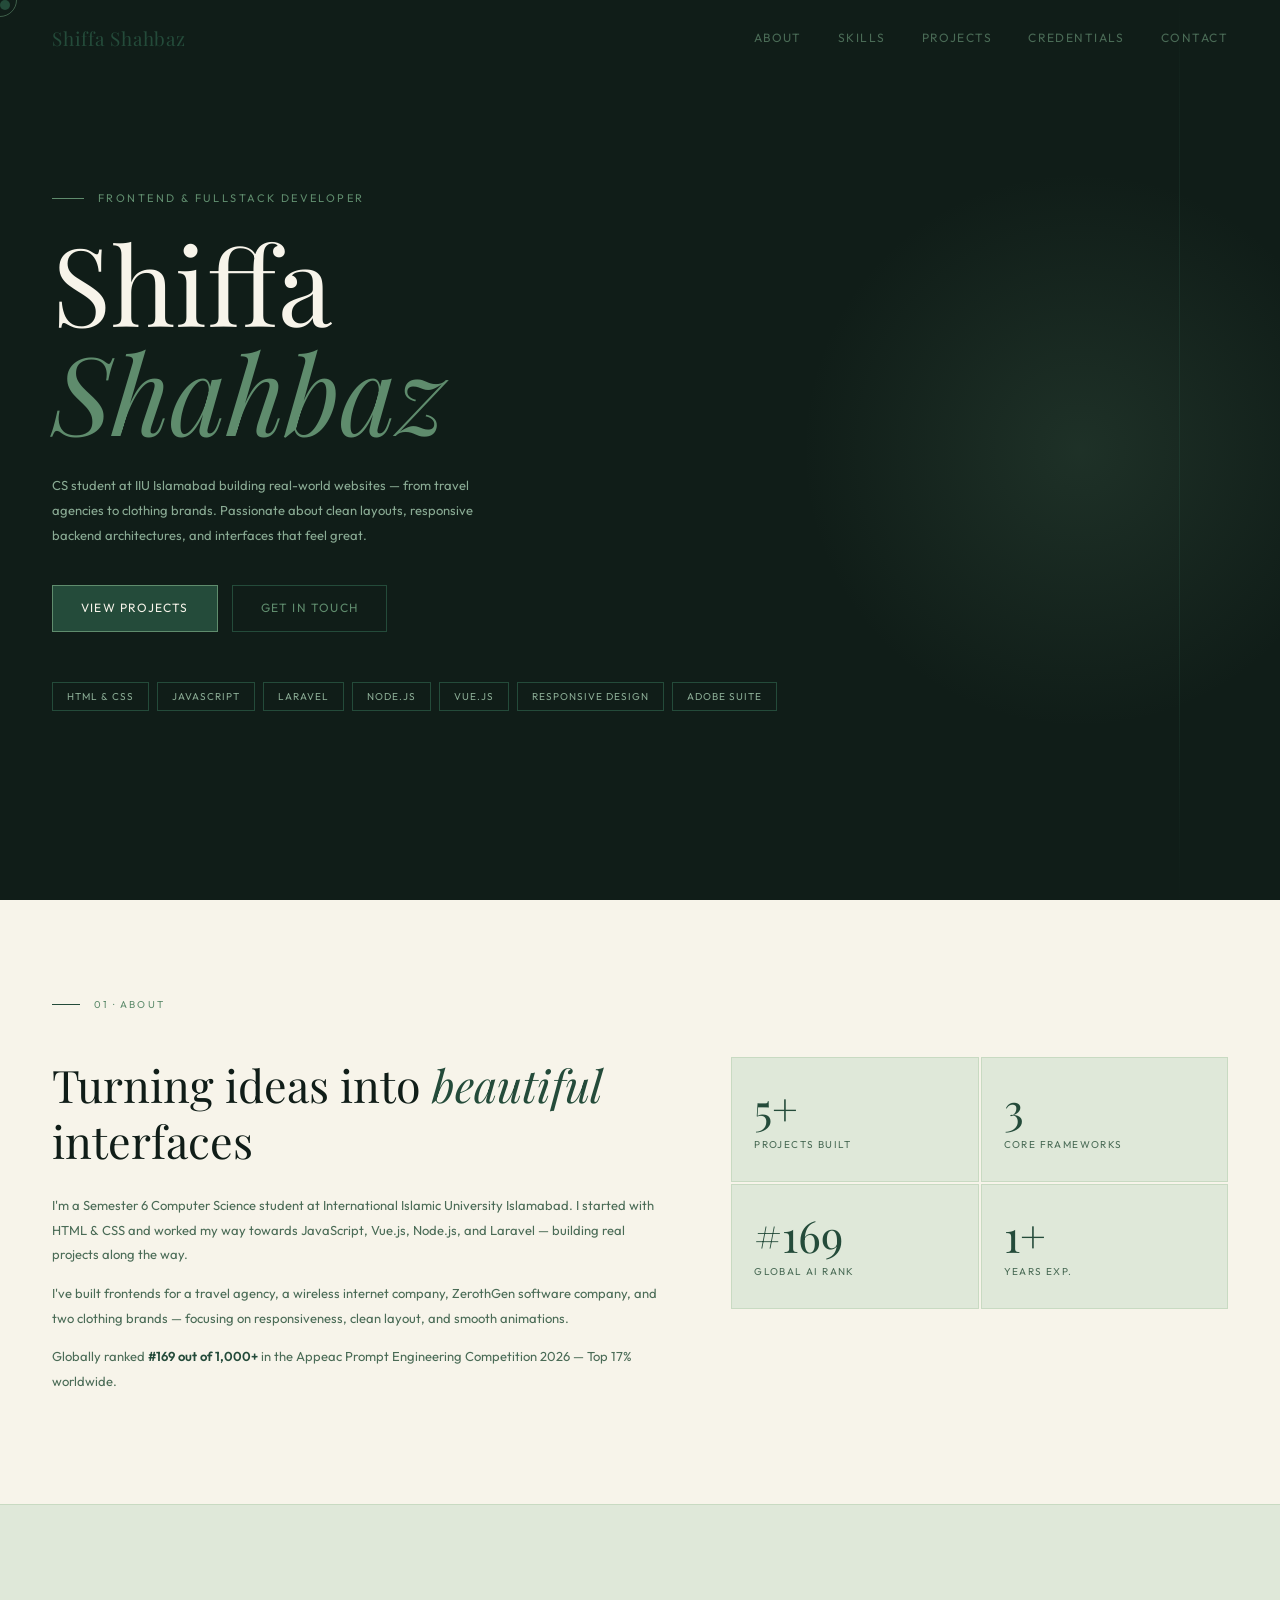
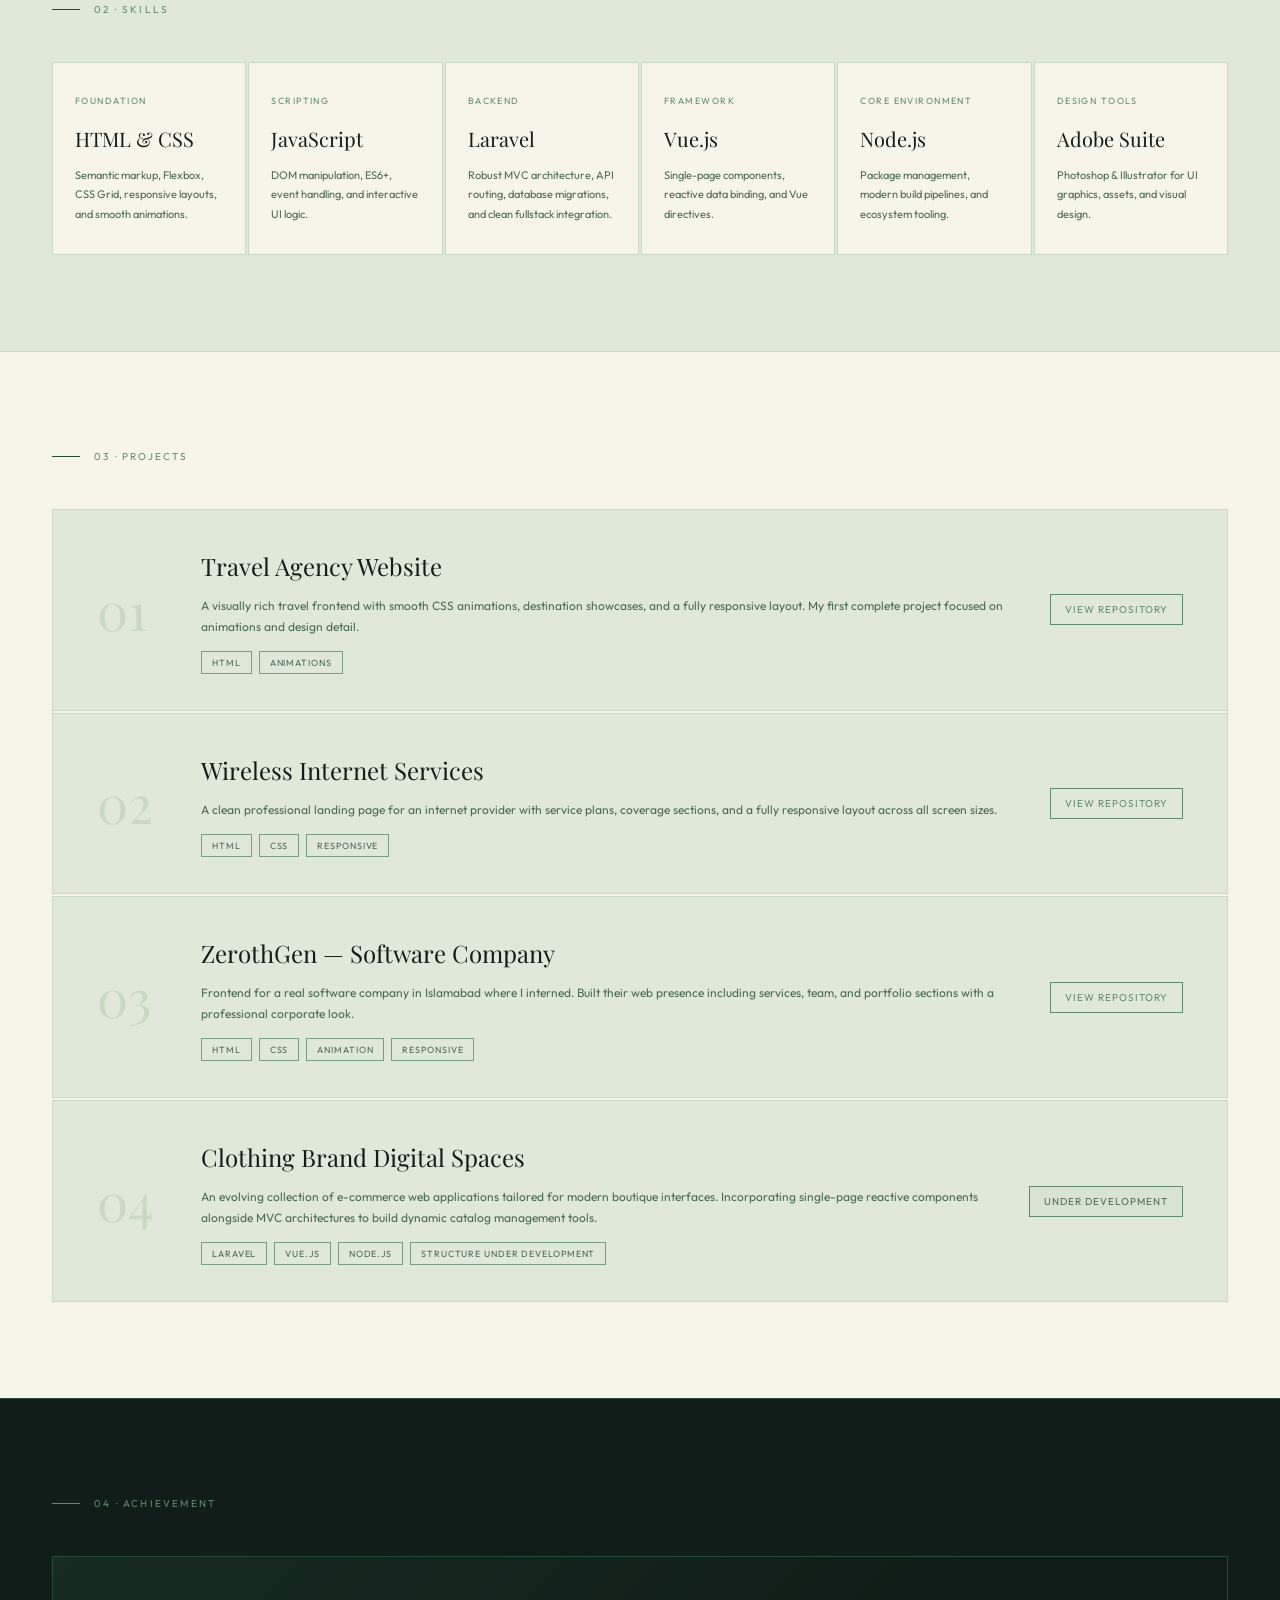
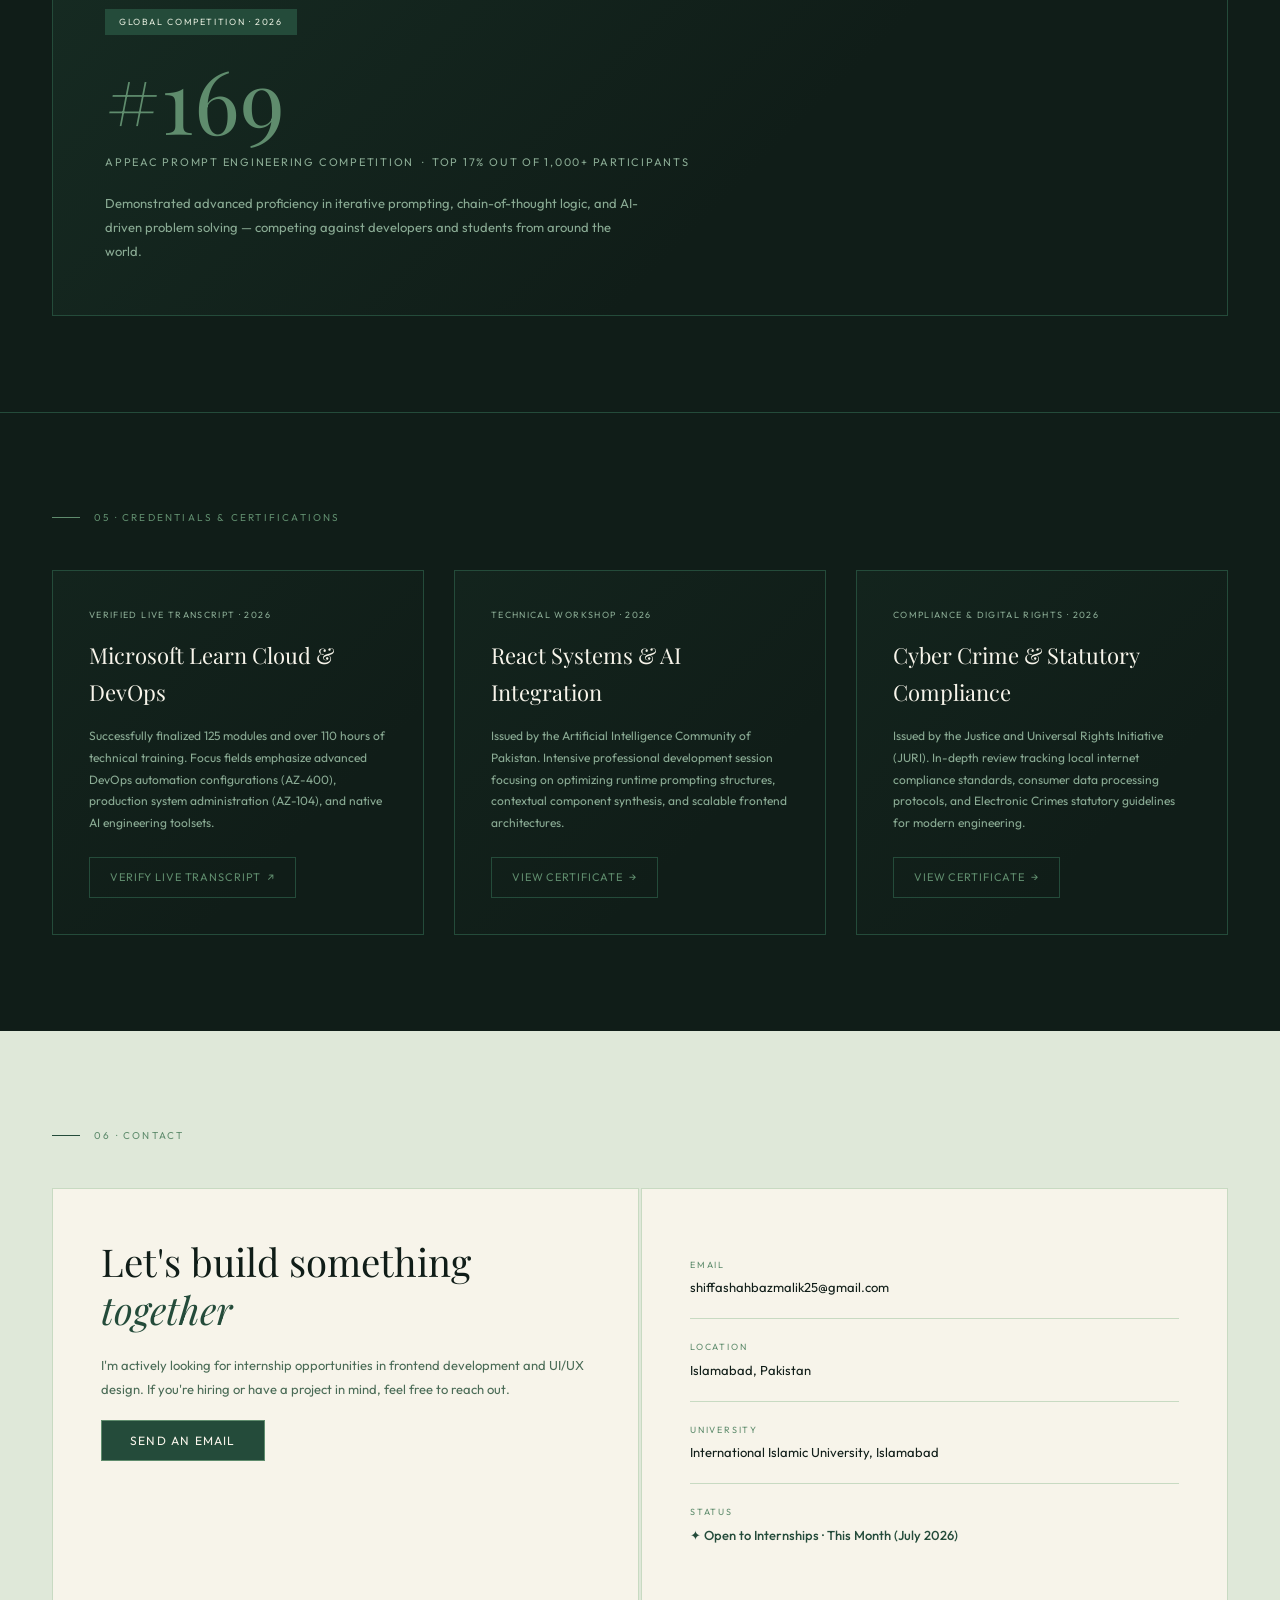
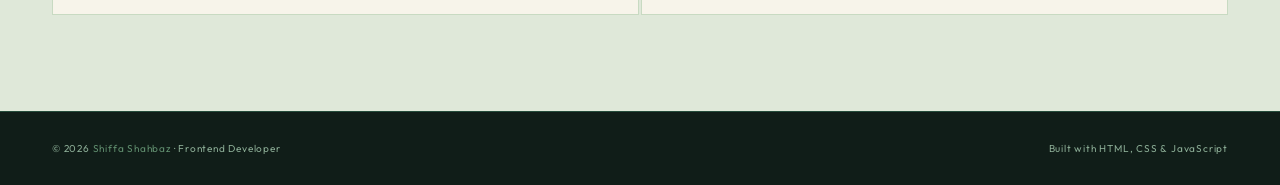
<file: pf.html>
<!DOCTYPE html>
<html lang="en">
<head>
<meta charset="UTF-8"/>
<meta name="viewport" content="width=device-width, initial-scale=1.0"/>
<title>Shiffa Shahbaz — Frontend & Fullstack Developer</title>
<link href="https://fonts.googleapis.com/css2?family=Playfair+Display:ital,wght@0,400;0,500;0,700;1,400;1,500&family=Outfit:wght=300;400;500&display=swap" rel="stylesheet"/>
<style>
  :root {
    --bg:       #F7F4EA;
    --surface:  #DFE8D9;
    --surface2: #c8dac2;
    --dark:     #101D18;
    --forest:   #244B3A;
    --sage:     #5F8C6D;
    --light:    #DFE8D9;
    --cream:    #F7F4EA;
    --text:     #101D18;
    --muted:    #4a6b56;
    --border:   #c8dac2;
    --border2:  #5F8C6D;
  }
  *, *::before, *::after { box-sizing: border-box; margin: 0; padding: 0; }
  html { scroll-behavior: smooth; }
  body {
    background: var(--bg); color: var(--text);
    font-family: 'Outfit', sans-serif; font-size: 14px;
    line-height: 1.7; overflow-x: hidden; cursor: none;
  }

  /* Cursor */
  .cursor {
    width: 10px; height: 10px; background: var(--forest);
    border-radius: 50%; position: fixed; top: 0; left: 0;
    pointer-events: none; z-index: 9999;
  }
  .cursor-ring {
    width: 34px; height: 34px; border: 1.5px solid var(--sage);
    border-radius: 50%; position: fixed; top: 0; left: 0;
    pointer-events: none; z-index: 9998; opacity: 0.6;
    transition: width 0.2s, height 0.2s, opacity 0.2s;
  }

  /* NAV */
  nav {
    position: fixed; top: 0; left: 0; right: 0; z-index: 100;
    display: flex; justify-content: space-between; align-items: center;
    padding: 22px 52px;
    transition: background 0.3s, border-color 0.3s;
    border-bottom: 1px solid transparent;
  }
  nav.scrolled {
    background: rgba(247,244,234,0.95);
    backdrop-filter: blur(14px); border-color: var(--border);
  }
  .nav-logo {
    font-family: 'Playfair Display', serif;
    font-size: 19px; color: var(--forest); letter-spacing: 0.04em;
  }
  .nav-links { display: flex; gap: 36px; }
  .nav-links a {
    color: var(--muted); text-decoration: none;
    font-size: 12px; letter-spacing: 0.12em;
    text-transform: uppercase; transition: color 0.2s;
  }
  .nav-links a:hover { color: var(--forest); }

  /* HERO */
  .hero {
    min-height: 100vh; display: flex; flex-direction: column;
    justify-content: center; padding: 0 52px;
    position: relative; overflow: hidden;
    background: var(--dark);
  }
  .hero-glow {
    position: absolute; width: 560px; height: 560px; border-radius: 50%;
    background: radial-gradient(circle, rgba(95,140,109,0.18) 0%, transparent 70%);
    right: -80px; top: 50%; transform: translateY(-50%);
    pointer-events: none;
  }
  .hero-line {
    position: absolute; right: 100px; top: 0; bottom: 0;
    width: 1px; background: linear-gradient(to bottom, transparent, #244B3A 30%, #244B3A 70%, transparent);
    opacity: 0.4;
  }
  .hero-eyebrow {
    font-size: 11px; letter-spacing: 0.22em; text-transform: uppercase;
    color: var(--sage); margin-bottom: 20px;
    opacity: 0; animation: fadeUp 0.7s 0.2s forwards;
    display: flex; align-items: center; gap: 14px;
  }
  .hero-eyebrow::before { content: ''; width: 32px; height: 1px; background: var(--sage); }
  .hero h1 {
    font-family: 'Playfair Display', serif;
    font-size: clamp(52px, 8.5vw, 112px);
    font-weight: 400; line-height: 1.0;
    color: var(--cream);
    opacity: 0; animation: fadeUp 0.7s 0.35s forwards;
  }
  .hero h1 em { font-style: italic; color: var(--sage); display: block; }
  .hero-desc {
    margin-top: 28px; font-size: 13px; color: #8aab94;
    max-width: 460px; line-height: 1.9;
    opacity: 0; animation: fadeUp 0.7s 0.55s forwards;
  }
  .hero-cta {
    margin-top: 38px; display: flex; gap: 14px; flex-wrap: wrap;
    opacity: 0; animation: fadeUp 0.7s 0.7s forwards;
  }
  .btn-primary {
    background: var(--forest); border: 1px solid var(--sage);
    color: var(--cream); padding: 12px 28px;
    font-family: 'Outfit', sans-serif; font-size: 12px;
    letter-spacing: 0.1em; text-transform: uppercase;
    cursor: none; text-decoration: none; transition: background 0.2s;
  }
  .btn-primary:hover { background: var(--sage); }
  .btn-outline {
    background: transparent; border: 1px solid #244B3A;
    color: var(--sage); padding: 12px 28px;
    font-family: 'Outfit', sans-serif; font-size: 12px;
    letter-spacing: 0.1em; text-transform: uppercase;
    cursor: none; text-decoration: none;
    transition: border-color 0.2s, color 0.2s;
  }
  .btn-outline:hover { border-color: var(--sage); color: var(--cream); }
  .hero-tags {
    margin-top: 50px; display: flex; flex-wrap: wrap; gap: 8px;
    opacity: 0; animation: fadeUp 0.7s 0.85s forwards;
  }
  .tag {
    font-size: 10px; letter-spacing: 0.1em; text-transform: uppercase;
    color: #8aab94; border: 1px solid #244B3A;
    padding: 5px 14px; transition: border-color 0.2s, color 0.2s;
  }
  .tag:hover { border-color: var(--sage); color: var(--cream); }

  /* SECTIONS */
  section { padding: 96px 52px; }
  .section-label {
    font-size: 10px; letter-spacing: 0.22em; text-transform: uppercase;
    color: var(--sage); margin-bottom: 14px;
    display: flex; align-items: center; gap: 14px;
  }
  .section-label::before { content: ''; width: 28px; height: 1px; background: var(--forest); }

  /* ABOUT */
  #about { background: var(--cream); }
  .about-grid {
    display: grid; grid-template-columns: 1.1fr 0.9fr;
    gap: 72px; align-items: start; margin-top: 44px;
  }
  .about-text h2 {
    font-family: 'Playfair Display', serif;
    font-size: clamp(30px, 3.5vw, 46px); font-weight: 400;
    line-height: 1.25; margin-bottom: 24px; color: var(--dark);
  }
  .about-text h2 em { font-style: italic; color: var(--forest); }
  .about-text p { color: var(--muted); font-size: 13px; line-height: 1.9; margin-bottom: 14px; }
  .about-text strong { color: var(--forest); font-weight: 600; }
  .stats-grid { display: grid; grid-template-columns: 1fr 1fr; gap: 2px; }
  .stat {
    background: var(--light); border: 1px solid var(--border);
    padding: 28px 22px; transition: border-color 0.2s, background 0.2s;
  }
  .stat:hover { border-color: var(--sage); background: var(--surface2); }
  .stat-num {
    font-family: 'Playfair Display', serif;
    font-size: 44px; color: var(--forest); line-height: 1; margin-bottom: 6px;
  }
  .stat-lbl { font-size: 10px; letter-spacing: 0.14em; text-transform: uppercase; color: var(--muted); }

  /* SKILLS */
  #skills { background: var(--light); border-top: 1px solid var(--border); border-bottom: 1px solid var(--border); }
  .skills-grid {
    display: grid; grid-template-columns: repeat(auto-fit, minmax(190px, 1fr));
    gap: 2px; margin-top: 44px;
  }
  .skill-card {
    background: var(--cream); border: 1px solid var(--border);
    padding: 30px 22px; position: relative; overflow: hidden;
    transition: border-color 0.25s, background 0.2s;
  }
  .skill-card::after {
    content: ''; position: absolute; bottom: 0; left: 0; right: 0;
    height: 2px; background: var(--forest);
    transform: scaleX(0); transform-origin: left; transition: transform 0.3s;
  }
  .skill-card:hover { border-color: var(--sage); background: var(--surface2); }
  .skill-card:hover::after { transform: scaleX(1); }
  .skill-tag { font-size: 9px; letter-spacing: 0.16em; text-transform: uppercase; color: var(--sage); margin-bottom: 14px; }
  .skill-name { font-family: 'Playfair Display', serif; font-size: 20px; color: var(--dark); margin-bottom: 10px; }
  .skill-desc { font-size: 11px; color: var(--muted); line-height: 1.75; }

  /* PROJECTS */
  #projects { background: var(--cream); }
  .projects-list { display: grid; gap: 2px; margin-top: 44px; }
  .project-card {
    background: var(--light); border: 1px solid var(--border);
    padding: 36px 44px; display: grid;
    grid-template-columns: 64px 1fr auto;
    gap: 40px; align-items: center;
    text-decoration: none; color: inherit;
    transition: background 0.2s, border-color 0.25s;
  }
  .project-card:hover { background: var(--surface2); border-color: var(--sage); }
  .proj-num {
    font-family: 'Playfair Display', serif; font-size: 52px;
    color: var(--border); line-height: 1; transition: color 0.2s; font-weight: 400;
  }
  .project-card:hover .proj-num { color: var(--forest); }
  .proj-info h3 { font-family: 'Playfair Display', serif; font-size: 24px; font-weight: 400; margin-bottom: 8px; color: var(--dark); }
  .proj-info p { font-size: 12px; color: var(--muted); margin-bottom: 14px; line-height: 1.75; }
  .proj-pills { display: flex; flex-wrap: wrap; gap: 7px; }
  .pill {
    font-size: 9px; letter-spacing: 0.1em; text-transform: uppercase;
    color: var(--forest); border: 1px solid var(--sage);
    padding: 3px 10px; opacity: 0.8;
  }
  .proj-links { display: flex; flex-direction: column; gap: 10px; align-items: flex-end; }
  .proj-link {
    font-size: 10px; letter-spacing: 0.1em; text-transform: uppercase;
    color: var(--muted); text-decoration: none; border: 1px solid var(--border);
    padding: 6px 14px; white-space: nowrap;
    transition: border-color 0.2s, color 0.2s, background 0.2s;
  }
  .proj-link:hover { border-color: var(--forest); color: var(--forest); background: var(--surface2); }
  .proj-link.github { color: var(--sage); border-color: var(--sage); }
  .proj-link.github:hover { background: var(--forest); color: var(--cream); border-color: var(--forest); }
  .proj-link.dev { color: var(--muted); border-color: var(--border2); background: rgba(95,140,109,0.05); }
  .proj-link.dev:hover { background: var(--sage); color: var(--cream); }

  /* ACHIEVEMENT */
  #achievement { background: var(--dark); border-top: 1px solid #244B3A; }
  #achievement .section-label { color: var(--sage); }
  #achievement .section-label::before { background: var(--sage); }
  .achievement-card {
    margin-top: 44px; border: 1px solid #244B3A; padding: 52px;
    background: linear-gradient(135deg, rgba(36,75,58,0.3), transparent 60%);
  }
  .ach-badge {
    display: inline-block; background: var(--forest); color: var(--light);
    font-size: 9px; letter-spacing: 0.18em; text-transform: uppercase;
    padding: 5px 14px; margin-bottom: 20px;
  }
  .ach-rank {
    font-family: 'Playfair Display', serif;
    font-size: clamp(56px, 7vw, 88px); color: var(--sage); line-height: 1; margin-bottom: 10px;
  }
  .ach-title { font-size: 11px; letter-spacing: 0.16em; text-transform: uppercase; color: #8aab94; margin-bottom: 20px; }
  .ach-desc { font-size: 13px; color: #8aab94; max-width: 540px; line-height: 1.85; }

  /* CREDENTIALS */
  #credentials { background-color: var(--dark); border-top: 1px solid #244B3A; }
  #credentials .section-label { color: var(--sage); }
  #credentials .section-label::before { background: var(--sage); }
  .credentials-grid {
    display: grid; grid-template-columns: repeat(auto-fit, minmax(300px, 1fr));
    gap: 30px; margin-top: 44px;
  }
  .credential-card {
    border: 1px solid #244B3A; padding: 36px;
    background: linear-gradient(135deg, rgba(36,75,58,0.15), transparent 70%);
    display: flex; flex-direction: column; justify-content: space-between;
    transition: border-color 0.25s, background 0.25s;
  }
  .credential-card:hover { border-color: var(--sage); background: linear-gradient(135deg, rgba(36,75,58,0.3), transparent 60%); }
  .cred-badge { color: #8aab94; font-size: 9px; text-transform: uppercase; letter-spacing: 0.15em; margin-bottom: 14px; }
  .cred-title { font-family: 'Playfair Display', serif; color: var(--cream); font-size: 22px; font-weight: 400; margin-bottom: 14px; }
  .cred-desc { color: #8aab94; font-size: 12px; line-height: 1.8; margin-bottom: 24px; }
  .cred-btn {
    display: inline-flex; align-items: center; text-decoration: none; 
    padding: 10px 20px; border: 1px solid #244B3A; color: var(--sage); 
    font-size: 11px; text-transform: uppercase; letter-spacing: 0.08em; 
    cursor: none; transition: border-color 0.2s, color 0.2s;
  }
  .cred-btn:hover { border-color: var(--sage); color: var(--cream); }

  /* CONTACT */
  #contact { background: var(--light); }
  .contact-grid { display: grid; grid-template-columns: 1fr 1fr; gap: 2px; margin-top: 44px; }
  .contact-left { background: var(--cream); border: 1px solid var(--border); padding: 48px; }
  .contact-left h2 {
    font-family: 'Playfair Display', serif;
    font-size: clamp(28px, 3vw, 42px); font-weight: 400;
    line-height: 1.25; margin-bottom: 20px; color: var(--dark);
  }
  .contact-left h2 em { font-style: italic; color: var(--forest); }
  .contact-left p { font-size: 13px; color: var(--muted); line-height: 1.85; margin-bottom: 28px; }
  .contact-right { background: var(--cream); border: 1px solid var(--border); padding: 48px; display: flex; flex-direction: column; }
  .contact-row { padding: 20px 0; border-bottom: 1px solid var(--border); display: flex; flex-direction: column; gap: 4px; }
  .contact-row:last-child { border-bottom: none; }
  .contact-lbl { font-size: 9px; letter-spacing: 0.2em; text-transform: uppercase; color: var(--sage); }
  .contact-val { font-size: 13px; color: var(--dark); }
  .contact-val.open { color: var(--forest); font-weight: 500; }

  footer {
    background: var(--dark); border-top: 1px solid #244B3A;
    padding: 28px 52px; display: flex; justify-content: space-between; align-items: center;
  }
  footer p { font-size: 10px; color: #8aab94; letter-spacing: 0.08em; }
  footer span { color: var(--sage); }

  @keyframes fadeUp {
    from { opacity: 0; transform: translateY(22px); }
    to   { opacity: 1; transform: translateY(0); }
  }
  .reveal {
    opacity: 0; transform: translateY(28px);
    transition: opacity 0.65s ease, transform 0.65s ease;
  }
  .reveal.visible { opacity: 1; transform: translateY(0); }

  @media (max-width: 768px) {
    nav { padding: 18px 22px; }
    .nav-links { display: none; }
    .hero, section { padding-left: 22px; padding-right: 22px; }
    .about-grid { grid-template-columns: 1fr; gap: 40px; }
    .contact-grid { grid-template-columns: 1fr; }
    .project-card { grid-template-columns: 1fr; gap: 14px; padding: 24px 22px; }
    .proj-num { font-size: 34px; }
    .proj-links { align-items: flex-start; flex-direction: row; flex-wrap: wrap; }
    footer { flex-direction: column; gap: 10px; text-align: center; }
  }
</style>
</head>
<body>

<div class="cursor" id="cursor"></div>
<div class="cursor-ring" id="ring"></div>

<nav id="nav">
  <div class="nav-logo">Shiffa Shahbaz</div>
  <div class="nav-links">
    <a href="#about">About</a>
    <a href="#skills">Skills</a>
    <a href="#projects">Projects</a>
    <a href="#credentials">Credentials</a>
    <a href="#contact">Contact</a>
  </div>
</nav>
<section class="hero">
  <div class="hero-glow"></div>
  <div class="hero-line"></div>
  <div class="hero-eyebrow">Frontend &amp; Fullstack Developer</div>
  <h1>Shiffa<br/><em>Shahbaz</em></h1>
  <p class="hero-desc">CS student at IIU Islamabad building real-world websites — from travel agencies to clothing brands. Passionate about clean layouts, responsive backend architectures, and interfaces that feel great.</p>
  <div class="hero-cta">
    <a href="#projects" class="btn-primary">View Projects</a>
    <a href="#contact" class="btn-outline">Get in Touch</a>
  </div>
  <div class="hero-tags">
    <span class="tag">HTML &amp; CSS</span>
    <span class="tag">JavaScript</span>
    <span class="tag">Laravel</span>
    <span class="tag">Node.js</span>
    <span class="tag">Vue.js</span>
    <span class="tag">Responsive Design</span>
    <span class="tag">Adobe Suite</span>
  </div>
</section>
<section id="about">
  <div class="section-label">01 · About</div>
  <div class="about-grid">
    <div class="about-text reveal">
      <h2>Turning ideas into <em>beautiful</em> interfaces</h2>
      <p>I'm a Semester 6 Computer Science student at International Islamic University Islamabad. I started with HTML &amp; CSS and worked my way towards JavaScript, Vue.js, Node.js, and Laravel — building real projects along the way.</p>
      <p>I've built frontends for a travel agency, a wireless internet company, ZerothGen software company, and two clothing brands — focusing on responsiveness, clean layout, and smooth animations.</p>
      <p>Globally ranked <strong>#169 out of 1,000+</strong> in the Appeac Prompt Engineering Competition 2026 — Top 17% worldwide.</p>
    </div>
    <div class="stats-grid reveal">
      <div class="stat"><div class="stat-num">5+</div><div class="stat-lbl">Projects Built</div></div>
      <div class="stat"><div class="stat-num">3</div><div class="stat-lbl">Core Frameworks</div></div>
      <div class="stat"><div class="stat-num">#169</div><div class="stat-lbl">Global AI Rank</div></div>
      <div class="stat"><div class="stat-num">1+</div><div class="stat-lbl">Years Exp.</div></div>
    </div>
  </div>
</section>
<section id="skills">
  <div class="section-label">02 · Skills</div>
  <div class="skills-grid">
    <div class="skill-card reveal">
      <div class="skill-tag">Foundation</div>
      <div class="skill-name">HTML &amp; CSS</div>
      <div class="skill-desc">Semantic markup, Flexbox, CSS Grid, responsive layouts, and smooth animations.</div>
    </div>
    <div class="skill-card reveal">
      <div class="skill-tag">Scripting</div>
      <div class="skill-name">JavaScript</div>
      <div class="skill-desc">DOM manipulation, ES6+, event handling, and interactive UI logic.</div>
    </div>
    <div class="skill-card reveal">
      <div class="skill-tag">Backend</div>
      <div class="skill-name">Laravel</div>
      <div class="skill-desc">Robust MVC architecture, API routing, database migrations, and clean fullstack integration.</div>
    </div>
    <div class="skill-card reveal">
      <div class="skill-tag">Framework</div>
      <div class="skill-name">Vue.js</div>
      <div class="skill-desc">Single-page components, reactive data binding, and Vue directives.</div>
    </div>
    <div class="skill-card reveal">
      <div class="skill-tag">Core Environment</div>
      <div class="skill-name">Node.js</div>
      <div class="skill-desc">Package management, modern build pipelines, and ecosystem tooling.</div>
    </div>
    <div class="skill-card reveal">
      <div class="skill-tag">Design Tools</div>
      <div class="skill-name">Adobe Suite</div>
      <div class="skill-desc">Photoshop &amp; Illustrator for UI graphics, assets, and visual design.</div>
    </div>
  </div>
</section>
<section id="projects">
  <div class="section-label">03 · Projects</div>
  <div class="projects-list">

    <a class="project-card reveal" href="https://github.com/shiffashahb-lang/travel-website" target="_blank">
      <div class="proj-num">01</div>
      <div class="proj-info">
        <h3>Travel Agency Website</h3>
        <p>A visually rich travel frontend with smooth CSS animations, destination showcases, and a fully responsive layout. My first complete project focused on animations and design detail.</p>
        <div class="proj-pills"><span class="pill">HTML</span><span class="pill">Animations</span></div>
      </div>
      <div class="proj-links">
        <span class="proj-link github">View Repository</span>
      </div>
    </a>

    <a class="project-card reveal" href="https://github.com/shiffashahb-lang/vibranet-wireless-network" target="_blank">
      <div class="proj-num">02</div>
      <div class="proj-info">
        <h3>Wireless Internet Services</h3>
        <p>A clean professional landing page for an internet provider with service plans, coverage sections, and a fully responsive layout across all screen sizes.</p>
        <div class="proj-pills"><span class="pill">HTML</span><span class="pill">CSS</span><span class="pill">Responsive</span></div>
      </div>
      <div class="proj-links">
        <span class="proj-link github">View Repository</span>
      </div>
    </a>

    <a class="project-card reveal" href="https://github.com/shiffashahb-lang/zerothgen" target="_blank">
      <div class="proj-num">03</div>
      <div class="proj-info">
        <h3>ZerothGen — Software Company</h3>
        <p>Frontend for a real software company in Islamabad where I interned. Built their web presence including services, team, and portfolio sections with a professional corporate look.</p>
        <div class="proj-pills"><span class="pill">HTML</span><span class="pill">CSS</span><span class="pill">Animation</span><span class="pill">Responsive</span></div>
      </div>
      <div class="proj-links">
        <span class="proj-link github">View Repository</span>
      </div>
    </a>

    <div class="project-card reveal">
      <div class="proj-num">04</div>
      <div class="proj-info">
        <h3>Clothing Brand Digital Spaces</h3>
        <p>An evolving collection of e-commerce web applications tailored for modern boutique interfaces. Incorporating single-page reactive components alongside MVC architectures to build dynamic catalog management tools.</p>
        <div class="proj-pills">
          <span class="pill">Laravel</span>
          <span class="pill">Vue.js</span>
          <span class="pill">Node.js</span>
          <span class="pill">Structure Under Development</span>
        </div>
      </div>
      <div class="proj-links">
        <span class="proj-link dev">Under Development</span>
      </div>
    </div>

  </div>
</section>
<section id="achievement">
  <div class="section-label">04 · Achievement</div>
  <div class="achievement-card reveal">
    <div class="ach-badge">Global Competition · 2026</div>
    <div class="ach-rank">#169</div>
    <div class="ach-title">Appeac Prompt Engineering Competition &nbsp;·&nbsp; Top 17% out of 1,000+ participants</div>
    <div class="ach-desc">Demonstrated advanced proficiency in iterative prompting, chain-of-thought logic, and AI-driven problem solving — competing against developers and students from around the world.</div>
  </div>
</section>

<!-- CREDENTIALS — dark green with adaptive grid -->
<section id="credentials">
  <div class="section-label">05 · Credentials &amp; Certifications</div>
  <div class="credentials-grid">
    
    <!-- Microsoft Transcript -->
    <div class="credential-card reveal">
      <div>
        <div class="cred-badge">Verified Live Transcript · 2026</div>
        <h3 class="cred-title">Microsoft Learn Cloud &amp; DevOps</h3>
        <p class="cred-desc">Successfully finalized 125 modules and over 110 hours of technical training. Focus fields emphasize advanced DevOps automation configurations (AZ-400), production system administration (AZ-104), and native AI engineering toolsets.</p>
      </div>
      <div>
        <a href="https://learn.microsoft.com/en-us/users/shiffashahbaz-8846/transcript" target="_blank" rel="noopener noreferrer" class="cred-btn">
          Verify Live Transcript <span style="margin-left: 6px;">↗</span>
        </a>
      </div>
    </div>

    <!-- AI Workshop -->
    <div class="credential-card reveal">
      <div>
        <div class="cred-badge">Technical Workshop · 2026</div>
        <h3 class="cred-title">React Systems &amp; AI Integration</h3>
        <p class="cred-desc">Issued by the Artificial Intelligence Community of Pakistan. Intensive professional development session focusing on optimizing runtime prompting structures, contextual component synthesis, and scalable frontend architectures.</p>
      </div>
      <div>
        <a href="cert-ai-workshop.png" target="_blank" rel="noopener noreferrer" class="cred-btn">
          View Certificate <span style="margin-left: 6px;">→</span>
        </a>
      </div>
    </div>

    
    <div class="credential-card reveal">
      <div>
        <div class="cred-badge">Compliance &amp; Digital Rights · 2026</div>
        <h3 class="cred-title">Cyber Crime &amp; Statutory Compliance</h3>
        <p class="cred-desc">Issued by the Justice and Universal Rights Initiative (JURI). In-depth review tracking local internet compliance standards, consumer data processing protocols, and Electronic Crimes statutory guidelines for modern engineering.</p>
      </div>
      <div>
        <a href="cert-juri.png" target="_blank" rel="noopener noreferrer" class="cred-btn">
          View Certificate <span style="margin-left: 6px;">→</span>
        </a>
      </div>
    </div>

  </div>
</section>
<section id="contact">
  <div class="section-label">06 · Contact</div>
  <div class="contact-grid">
    <div class="contact-left reveal">
      <h2>Let's build something <em>together</em></h2>
      <p>I'm actively looking for internship opportunities in frontend development and UI/UX design. If you're hiring or have a project in mind, feel free to reach out.</p>
      <a href="mailto:shiffashahbazmalik25@gmail.com" class="btn-primary">Send an Email</a>
    </div>
    <div class="contact-right reveal">
      <div class="contact-row"><div class="contact-lbl">Email</div><div class="contact-val">shiffashahbazmalik25@gmail.com</div></div>
      <div class="contact-row"><div class="contact-lbl">Location</div><div class="contact-val">Islamabad, Pakistan</div></div>
      <div class="contact-row"><div class="contact-lbl">University</div><div class="contact-val">International Islamic University, Islamabad</div></div>
      <div class="contact-row"><div class="contact-lbl">Status</div><div class="contact-val open">✦ Open to Internships · This Month (July 2026)</div></div>
    </div>
  </div>
</section>

<footer>
  <p>© 2026 <span>Shiffa Shahbaz</span> · Frontend Developer</p>
  <p>Built with HTML, CSS &amp; JavaScript</p>
</footer>

<script>
  const cur = document.getElementById('cursor');
  const rng = document.getElementById('ring');
  let mx=0,my=0,rx=0,ry=0;
  document.addEventListener('mousemove', e => {
    mx=e.clientX; my=e.clientY;
    cur.style.transform=`translate(${mx-5}px,${my-5}px)`;
  });
  (function loop(){ rx+=(mx-rx)*0.11; ry+=(my-ry)*0.11;
    rng.style.transform=`translate(${rx-17}px,${ry-17}px)`;
    requestAnimationFrame(loop); })();

  const nav=document.getElementById('nav');
  window.addEventListener('scroll',()=>nav.classList.toggle('scrolled',scrollY>40));

  const obs=new IntersectionObserver(entries=>{
    entries.forEach((e,i)=>{ if(e.isIntersecting){ setTimeout(()=>e.target.classList.add('visible'),i*90); obs.unobserve(e.target); } });
  },{threshold:0.1});
  document.querySelectorAll('.reveal').forEach(el=>obs.observe(el));

  document.querySelectorAll('a,button,.skill-card,.tag,.stat,.credential-card').forEach(el=>{
    el.addEventListener('mouseenter',()=>{rng.style.width=rng.style.height='52px';rng.style.opacity='0.9';});
    el.addEventListener('mouseleave',()=>{rng.style.width=rng.style.height='34px';rng.style.opacity='0.6';});
  });
</script>
</body>
</html>
</file>
